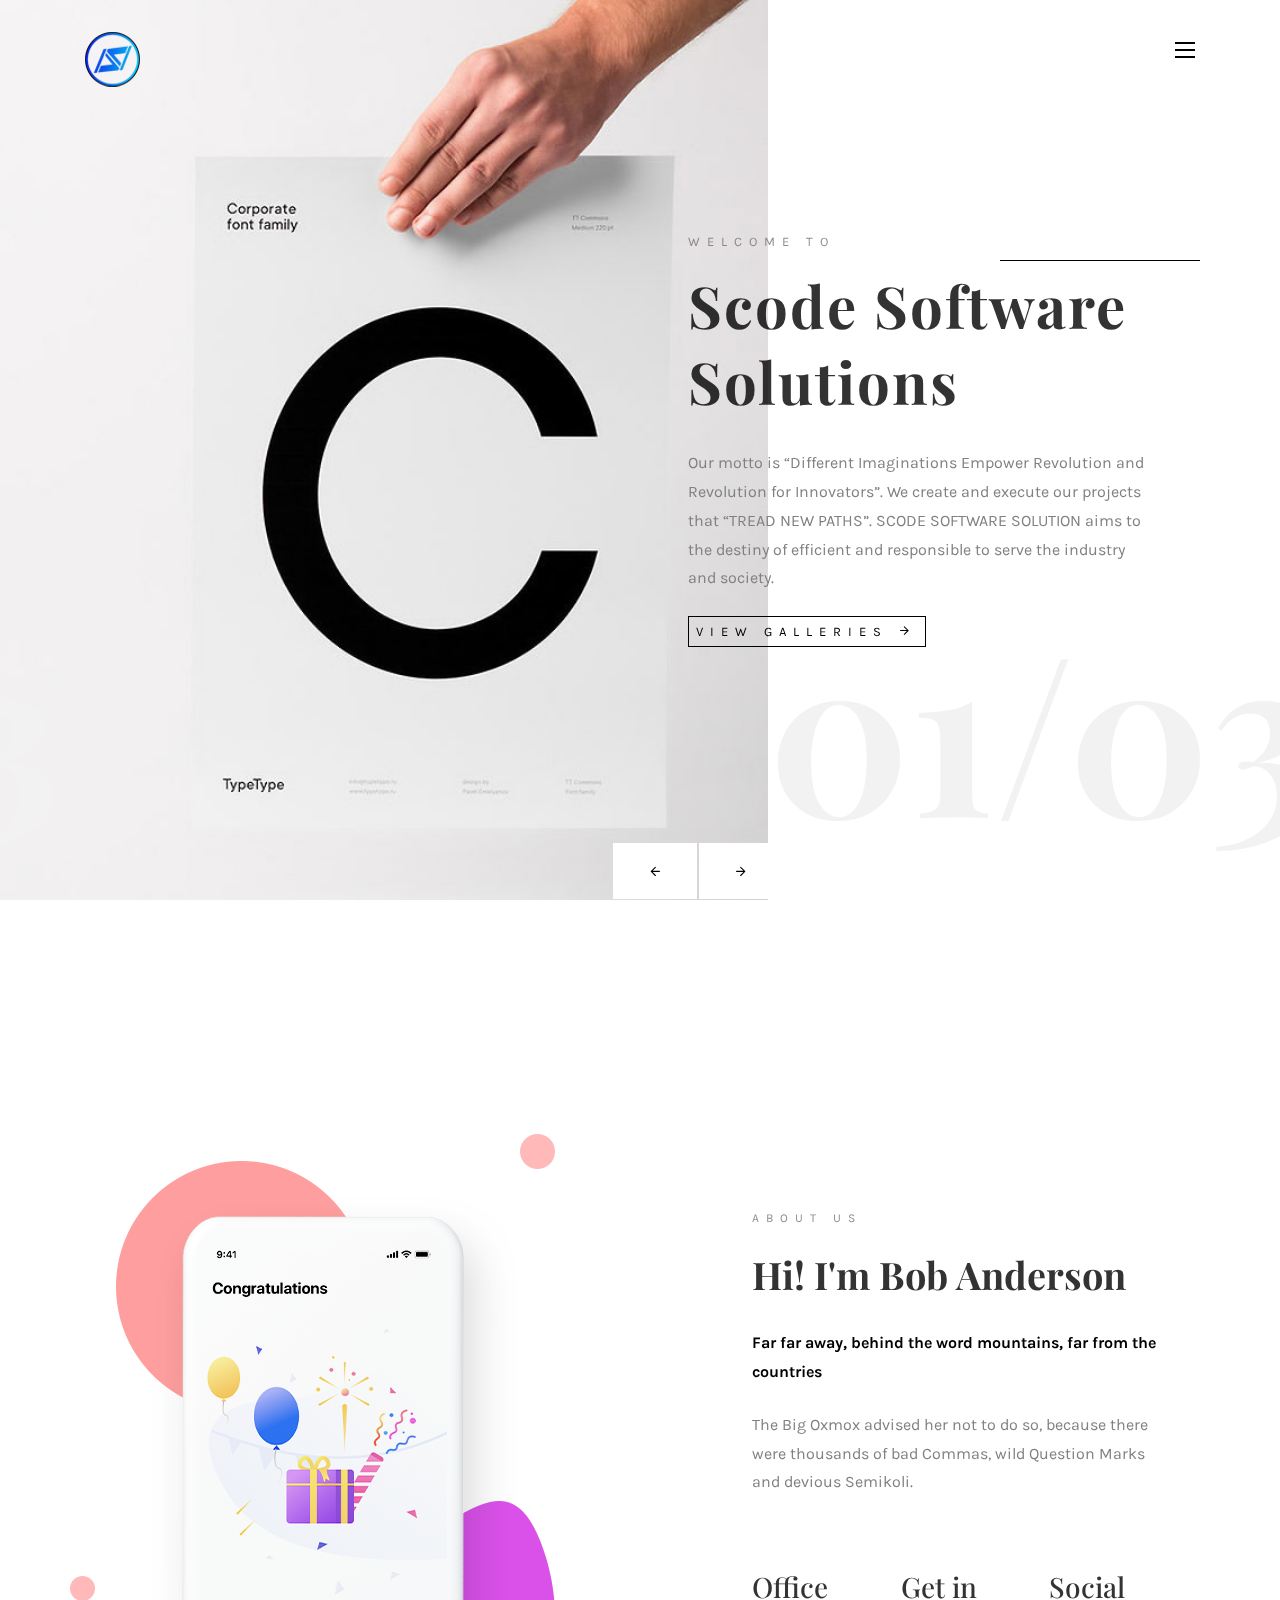
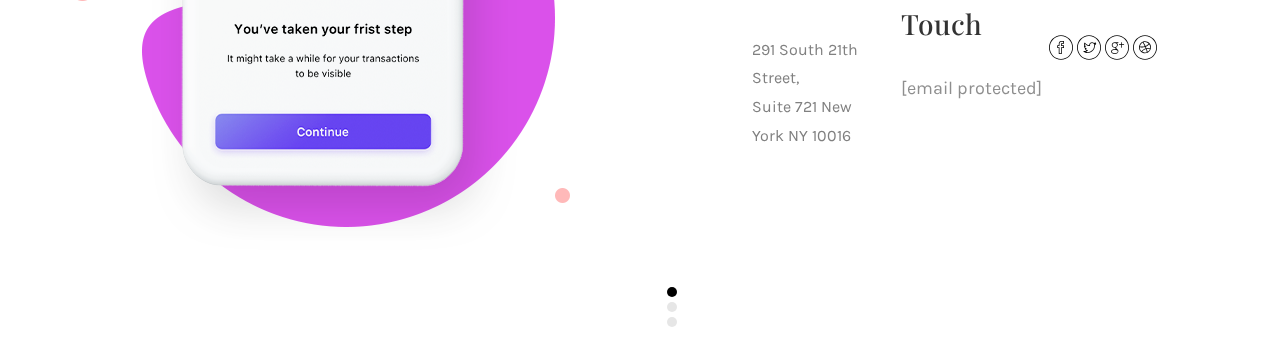
<file: index.html>
<!DOCTYPE HTML>
<html>
<head>
	<meta charset="utf-8">
	<meta http-equiv="X-UA-Compatible" content="IE=edge">
	<title>Scode Software Solutions</title>
	<meta name="viewport" content="width=device-width, initial-scale=1">
	<meta name="description" content="" />
	<meta name="keywords" content="" />
	<meta name="author" content="" />

	<meta property="og:title" content="" />
	<meta property="og:image" content="" />
	<meta property="og:url" content="" />
	<meta property="og:site_name" content="" />
	<meta property="og:description" content="" />
	<meta name="twitter:title" content="" />
	<meta name="twitter:image" content="" />
	<meta name="twitter:url" content="" />
	<meta name="twitter:card" content="" />

	<link rel="shortcut icon" href="favicon.ico">
	<link href="https://fonts.googleapis.com/css?family=Karla:400,700" rel="stylesheet">
	<link href="https://fonts.googleapis.com/css?family=Playfair+Display:400,400i,700" rel="stylesheet">
	<link rel="stylesheet" href="css/animate.css">
	<link rel="stylesheet" href="css/icomoon.css">
	<link rel="stylesheet" href="css/bootstrap.css">
	<link rel="stylesheet" href="css/owl.carousel.min.css">
	<link rel="stylesheet" href="css/owl.theme.default.min.css">
	<link rel="stylesheet" href="css/magnific-popup.css">
	<link rel="stylesheet" href="css/style.css">
	<link rel="stylesheet" href="css/custom.css">
	<script src="js/modernizr-2.6.2.min.js"></script>

</head>
	<body>
		<nav id="colorlib-main-nav" role="navigation">
			<a href="#" class="js-colorlib-nav-toggle colorlib-nav-toggle active"><i></i></a>
			<div class="js-fullheight colorlib-table">
				<div class="colorlib-table-cell js-fullheight">
					<div class="row">
						<div class="col-md-12">
							<div class="form-group">
							<input type="text" class="form-control" id="search" placeholder="Enter any key to search...">
							<button type="submit" class="btn btn-primary"><i class="icon-search3"></i></button>
							</div>
						</div>
					</div>
					<div class="row">
						<div class="col-md-12">
							<ul>
								<li class="active"><a href="index.html">Home</a></li>
								<li><a href="#">Work</a></li>
								<li><a href="#">Blog</a></li>
								<li><a href="#">About</a></li>
								<li><a href="#">Contact</a></li>
							</ul>
						</div>
					</div>
					<div class="row">
						<div class="col-md-12">
							<h2 class="head-title">Gallery</h2>
							<a href="images/work-1.jpg" class="gallery image-popup-link text-center" style="background-image: url(images/work-1.jpg);">
							<span><i class="icon-search3"></i></span>
							</a>
							<a href="images/work-2.jpg" class="gallery image-popup-link text-center" style="background-image: url(images/work-2.jpg);">
							<span><i class="icon-search3"></i></span>
							</a>
							<a href="images/work-3.jpg" class="gallery image-popup-link text-center" style="background-image: url(images/work-3.jpg);">
							<span><i class="icon-search3"></i></span>
							</a>
							<a href="images/work-4.jpg" class="gallery image-popup-link text-center" style="background-image: url(images/work-4.jpg);">
							<span><i class="icon-search3"></i></span>
							</a>
						</div>
					</div>
				</div>
			</div>
		</nav>
	<div id="colorlib-page">
		<header>
			<div class="container">
				<div class="row">
					<div class="col-md-12">
						<div class="colorlib-navbar-brand">
							<a class="colorlib-logo" href="index.html"><img src="images/logo.png"></a>
						</div>
							<a href="#" class="js-colorlib-nav-toggle colorlib-nav-toggle"><i></i></a>
					</div>
				</div>
			</div>
		</header>
		<div id="colorlib-hero" class="js-fullheight">
			<div class="owl-carousel">
				<div class="item">
					<div class="hero-flex js-fullheight">
						<div class="col-three-forth">
							<div class="hero-img js-fullheight" style="background-image: url(images/img_bg_1.jpg);"></div>
						</div>
						<div class="col-one-forth js-fullheight">
							<div class="display-t js-fullheight">
								<div class="display-tc js-fullheight">
									<h2 class="number">01/03</h2>
									<div class="text-inner">
										<div class="desc">
											<span class="tag">Welcome To</span>
											<h2>Scode Software Solutions</h2>
											<p>Our motto is “Different Imaginations Empower Revolution and Revolution for Innovators”. We create and execute our projects that “TREAD NEW PATHS”. SCODE SOFTWARE SOLUTION aims to the destiny of efficient and responsible to serve the industry and society.</p>
											<p><a href="work.html" class="btn-view">View Galleries <i class="icon-arrow-right3"></i></a></p>
										</div>
									</div>
								</div>
							</div>
						</div>
					</div>
				</div>
			<div class="item">
				<div class="hero-flex js-fullheight">
					<div class="col-three-forth">
						<div class="hero-img js-fullheight" style="background-image: url(images/img_bg_2.jpg);"></div>
					</div>
					<div class="col-one-forth js-fullheight">
						<div class="display-t js-fullheight">
							<div class="display-tc js-fullheight">
								<h2 class="number">02/03</h2>
								<div class="text-inner">
									<div class="desc">
										<span class="tag">Welcome To</span>
										<h2>Scode Software Solutions</h2>
										<p>Our motto is “Different Imaginations Empower Revolution and Revolution for Innovators”. We create and execute our projects that “TREAD NEW PATHS”. SCODE SOFTWARE SOLUTION aims to the destiny of efficient and responsible to serve the industry and society.</p>
										<p><a href="work.html" class="btn-view">View Galleries <i class="icon-arrow-right3"></i></a></p>
									</div>
								</div>
							</div>
						</div>
					</div>
				</div>
			</div>
			<div class="item">
				<div class="hero-flex js-fullheight">
					<div class="col-three-forth">
						<div class="hero-img js-fullheight" style="background-image: url(images/img_bg_3.jpg);"></div>
					</div>
					<div class="col-one-forth js-fullheight">
					<h2 class="number">03/03</h2>
					<div class="display-t js-fullheight">
						<div class="display-tc js-fullheight">
							<div class="text-inner">
								<div class="desc">
									<span class="tag">Welcome To</span>
									<h2>Scode Software Solutions</h2>
									<p>Our motto is “Different Imaginations Empower Revolution and Revolution for Innovators”. We create and execute our projects that “TREAD NEW PATHS”. SCODE SOFTWARE SOLUTION aims to the destiny of efficient and responsible to serve the industry and society.</p>
									<p><a href="work.html" class="btn-view">View Galleries <i class="icon-arrow-right3"></i></a></p>
								</div>
							</div>
						</div>
					</div>
					</div>
				</div>
			</div>
			</div>
		</div>
	</div>

<!-- ABOUT -->
<div id="colorlib-about">
	<div class="col-md-12 col-md-offset-2 text-center colorlib-heading animate-box fadeInUp animated">
		<h2 class="title-heading">About Us</h2>
	</div>
	<div class="about-flex js-fullheight">
		<div class="col-half js-full-height about-img" style="background-image: url(images/about.png);background-size: auto;"></div>
		<div class="col-half">
			<div class="owl-carousel3">
			<div class="item">
				<div class="display-t js-fullheight">
					<div class="display-tc js-fullheight">
						<div class="about-desc">
							<div class="row row-pb-md">
								<div class="col-md-12">
									<span class="title">About Us</span>
									<h2 class="about-head">Hi! I'm Bob Anderson</h2>
									<p><strong>Far far away, behind the word mountains, far from the countries</strong></p>
									<p>The Big Oxmox advised her not to do so, because there were thousands of bad Commas, wild Question Marks and devious Semikoli.</p>
								</div>
							</div>
							<div class="row">
								<div class="col-md-4">
									<h3>Office</h3>
									<p>291 South 21th Street, <br> Suite 721 New York NY 10016</p>
								</div>
								<div class="col-md-4">
									<h3>Get in Touch</h3>
									<p><a href="#"><span class="__cf_email__" data-cfemail="52303d30123b3c343d7c313d3f">[email&#160;protected]</span></a></p>
								</div>
								<div class="col-md-4">
									<h3>Social</h3>
									<p class="colorlib-social-icons">
									<a href="#"><i class="icon-facebook4"></i></a>
									<a href="#"><i class="icon-twitter3"></i></a>
									<a href="#"><i class="icon-googleplus"></i></a>
									<a href="#"><i class="icon-dribbble2"></i></a>
									</p>
								</div>
							</div>
						</div>
					</div>
				</div>
			</div>
			<div class="item">
				<div class="display-t js-fullheight">
					<div class="display-tc js-fullheight">
						<div class="about-desc">
							<div class="row row-pb-md">
								<div class="col-md-12">
								<span class="title">My Story</span>
								<h2 class="about-head">History of the Company</h2>
								<p><strong>Far far away, behind the word mountains, far from the countries Vokalia and Consonantia, there live the blind texts.</strong></p>
								<p>When she reached the first hills of the Italic Mountains, she had a last view back on the skyline of her hometown Bookmarksgrove, the headline of Alphabet Village and the subline of her own road, the Line Lane. Pityful a rethoric question ran over her cheek, then she continued her way.</p>
								</div>
							</div>
						</div>
					</div>
				</div>
			</div>
			<div class="item">
				<div class="display-t js-fullheight">
					<div class="display-tc js-fullheight">
						<div class="about-desc">
							<div class="row row-pb-md">
								<div class="col-md-12">
									<span class="title">Career</span>
										<h2 class="about-head">My Career</h2>
										<p>Far far away, behind the word mountains, far from the countries Vokalia and Consonantia, there live the blind texts.</p>
									<ul>
										<li><i class="icon-check"></i> The Big Oxmox advised her not to do so</li>
										<li><i class="icon-check"></i> When she reached the first hills of the Italic Mountains</li>
										<li><i class="icon-check"></i> Alphabet Village and the subline of her own road</li>
										<li><i class="icon-check"></i> Pityful a rethoric question ran over her cheek, then she continued her way.</li>
									</ul>
								</div>
							</div>
						</div>
					</div>
				</div>
			</div>
			</div>
		</div>
	</div>
</div>

<!-- ABOUT END -->

<section class="contact-section">
	<div class="say-something-aera" style="display: none;">
		<div class="container">
			<div class="row justify-content-between align-items-center">
				<div class="offset-xl-1 offset-lg-1 col-xl-5 col-lg-5 mt-120">
					<div class="say-something-cap">
						<h2>Say Hello To The Collaboration Hub.</h2>
					</div>
				</div>
				<div class="col-xl-2 col-lg-3">
					<div class="say-btn">
						<a href="#" class="btn radius-btn">Contact Us</a>
					</div>
				</div>
			</div>
		</div>
		<div class="say-shape">
			<img src="images/say-shape-left.webp" alt="" class="say-shape1 rotateme d-none d-xl-block">
			<img src="images/say-shape-right.webp" alt="" class="say-shape2 d-none d-lg-block">
		</div>
	</div>
</section>

		<script src="js/jquery.min.js"></script>
		<script src="js/jquery.easing.1.3.js"></script>
		<script src="js/bootstrap.min.js"></script>
		<script src="js/jquery.waypoints.min.js"></script>
		<script src="js/owl.carousel.min.js"></script>
		<script src="js/jquery.magnific-popup.min.js"></script>
		<script src="js/magnific-popup-options.js"></script>
		<script src="js/main.js"></script>
		<script async src="https://www.googletagmanager.com/gtag/js?id=UA-23581568-13"></script>
		<script>
		  window.dataLayer = window.dataLayer || [];
		  function gtag(){dataLayer.push(arguments);}
		  gtag('js', new Date());

		  gtag('config', 'UA-23581568-13');
		</script>
	</body>
</html>
</file>
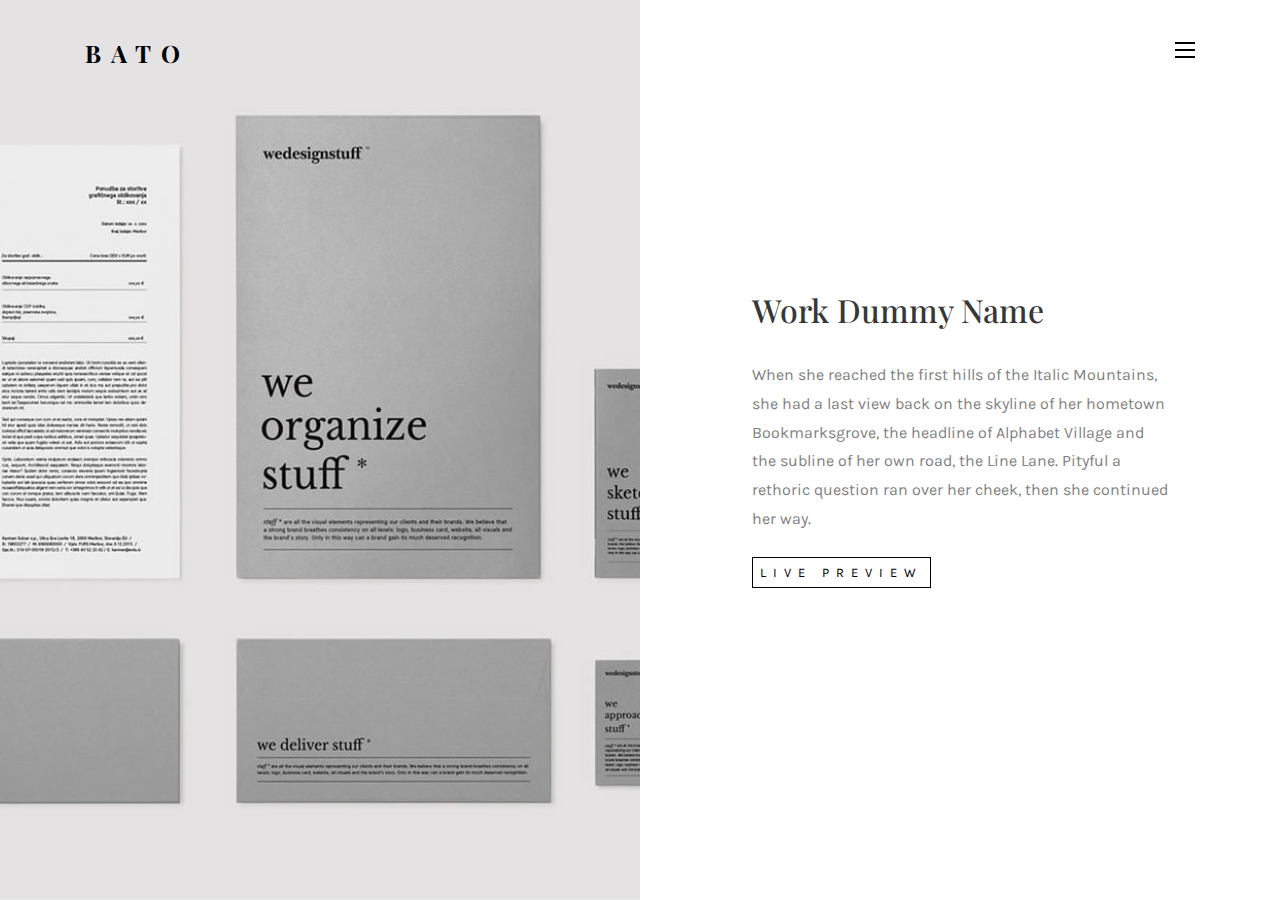
<file: work-single.html>
<!DOCTYPE HTML>
<html>
<head>
<meta charset="utf-8">
<meta http-equiv="X-UA-Compatible" content="IE=edge">
<title>Bato Template</title>
<meta name="viewport" content="width=device-width, initial-scale=1">
<meta name="description" content="" />
<meta name="keywords" content="" />
<meta name="author" content="" />

<meta property="og:title" content="" />
<meta property="og:image" content="" />
<meta property="og:url" content="" />
<meta property="og:site_name" content="" />
<meta property="og:description" content="" />
<meta name="twitter:title" content="" />
<meta name="twitter:image" content="" />
<meta name="twitter:url" content="" />
<meta name="twitter:card" content="" />

<link rel="shortcut icon" href="favicon.ico">
<link href="https://fonts.googleapis.com/css?family=Karla:400,700" rel="stylesheet">
<link href="https://fonts.googleapis.com/css?family=Playfair+Display:400,400i,700" rel="stylesheet">

<link rel="stylesheet" href="css/animate.css">

<link rel="stylesheet" href="css/icomoon.css">

<link rel="stylesheet" href="css/bootstrap.css">

<link rel="stylesheet" href="css/owl.carousel.min.css">
<link rel="stylesheet" href="css/owl.theme.default.min.css">

<link rel="stylesheet" href="css/magnific-popup.css">
<link rel="stylesheet" href="css/style.css">

<script src="js/modernizr-2.6.2.min.js"></script>

<!--[if lt IE 9]>
	<script src="js/respond.min.js"></script>
	<![endif]-->
</head>
<body>
<nav id="colorlib-main-nav" role="navigation">
<a href="#" class="js-colorlib-nav-toggle colorlib-nav-toggle active"><i></i></a>
<div class="js-fullheight colorlib-table">
<div class="colorlib-table-cell js-fullheight">
<div class="row">
<div class="col-md-12">
<div class="form-group">
<input type="text" class="form-control" id="search" placeholder="Enter any key to search...">
<button type="submit" class="btn btn-primary"><i class="icon-search3"></i></button>
</div>
</div>
</div>
<div class="row">
<div class="col-md-12">
<ul>
<li><a href="index.html">Home</a></li>
<li class="active"><a href="work.html">Work</a></li>
<li><a href="blog.html">Blog</a></li>
<li><a href="about.html">About</a></li>
<li><a href="contact.html">Contact</a></li>
</ul>
</div>
</div>
<div class="row">
<div class="col-md-12">
<h2 class="head-title">Gallery</h2>
<a href="images/work-1.jpg" class="gallery image-popup-link text-center" style="background-image: url(images/work-1.jpg);">
<span><i class="icon-search3"></i></span>
</a>
<a href="images/work-2.jpg" class="gallery image-popup-link text-center" style="background-image: url(images/work-2.jpg);">
<span><i class="icon-search3"></i></span>
</a>
<a href="images/work-3.jpg" class="gallery image-popup-link text-center" style="background-image: url(images/work-3.jpg);">
<span><i class="icon-search3"></i></span>
</a>
<a href="images/work-4.jpg" class="gallery image-popup-link text-center" style="background-image: url(images/work-4.jpg);">
<span><i class="icon-search3"></i></span>
</a>
</div>
</div>
</div>
</div>
</nav>
<div id="colorlib-page">
<header>
<div class="container">
<div class="row">
<div class="col-md-12">
<div class="colorlib-navbar-brand">
<a class="colorlib-logo" href="index.html">Bato</a>
</div>
<a href="#" class="js-colorlib-nav-toggle colorlib-nav-toggle"><i></i></a>
</div>
</div>
</div>
</header>
<div class="work-single-flex js-fullheight">
<div class="col-half js-full-height work-img" style="background-image: url(images/work-3.jpg);"></div>
<div class="col-half js-fullheight">
<div class="display-t js-fullheight">
<div class="display-tc js-fullheight">
<div class="work-desc">
<h2>Work Dummy Name</h2>
<p>When she reached the first hills of the Italic Mountains, she had a last view back on the skyline of her hometown Bookmarksgrove, the headline of Alphabet Village and the subline of her own road, the Line Lane. Pityful a rethoric question ran over her cheek, then she continued her way.</p>
<p><a href="#" class="btn-preview">Live Preview</a></p>
</div>
</div>
</div>
</div>
</div>
</div>

<script src="js/jquery.min.js"></script>

<script src="js/jquery.easing.1.3.js"></script>

<script src="js/bootstrap.min.js"></script>

<script src="js/jquery.waypoints.min.js"></script>

<script src="js/owl.carousel.min.js"></script>

<script src="js/jquery.magnific-popup.min.js"></script>
<script src="js/magnific-popup-options.js"></script>

<script src="js/main.js"></script>

<script async src="https://www.googletagmanager.com/gtag/js?id=UA-23581568-13"></script>
<script>
  window.dataLayer = window.dataLayer || [];
  function gtag(){dataLayer.push(arguments);}
  gtag('js', new Date());

  gtag('config', 'UA-23581568-13');
</script>
</body>
</html>
</file>
<file: css/icomoon.css>
@font-face{font-family:icomoon;src:url(fonts/icomoon.eot?tmere9);src:url(fonts/icomoon.eot?tmere9#iefix) format('embedded-opentype'),url(fonts/icomoon.ttf?tmere9) format('truetype'),url(fonts/icomoon.woff?tmere9) format('woff'),url(fonts/icomoon.svg?tmere9#icomoon) format('svg');font-weight:400;font-style:normal}[class^=icon-],[class*=" icon-"]{font-family:icomoon!important;speak:none;font-style:normal;font-weight:400;font-variant:normal;text-transform:none;line-height:1;-webkit-font-smoothing:antialiased;-moz-osx-font-smoothing:grayscale}.icon-activity:before{content:"\e900"}.icon-airplay:before{content:"\e901"}.icon-alert-circle:before{content:"\e902"}.icon-alert-octagon:before{content:"\e903"}.icon-alert-triangle:before{content:"\e904"}.icon-align-center:before{content:"\e905"}.icon-align-justify:before{content:"\e906"}.icon-align-left:before{content:"\e907"}.icon-align-right:before{content:"\e908"}.icon-anchor:before{content:"\e909"}.icon-aperture:before{content:"\e90a"}.icon-arrow-down3:before{content:"\e90b"}.icon-arrow-down-circle:before{content:"\e90c"}.icon-arrow-down-left3:before{content:"\e90d"}.icon-arrow-down-right3:before{content:"\e90e"}.icon-arrow-left3:before{content:"\e90f"}.icon-arrow-left-circle:before{content:"\e910"}.icon-arrow-right3:before{content:"\e911"}.icon-arrow-right-circle:before{content:"\e912"}.icon-arrow-up3:before{content:"\e913"}.icon-arrow-up-circle:before{content:"\e914"}.icon-arrow-up-left3:before{content:"\e915"}.icon-arrow-up-right3:before{content:"\e916"}.icon-at-sign:before{content:"\e917"}.icon-award:before{content:"\e918"}.icon-bar-chart:before{content:"\e919"}.icon-bar-chart-2:before{content:"\e91a"}.icon-battery:before{content:"\e91b"}.icon-battery-charging:before{content:"\e91c"}.icon-bell2:before{content:"\e91d"}.icon-bell-off:before{content:"\e91e"}.icon-bluetooth:before{content:"\e91f"}.icon-bold2:before{content:"\e920"}.icon-book2:before{content:"\e921"}.icon-book-open:before{content:"\e922"}.icon-bookmark2:before{content:"\e923"}.icon-box:before{content:"\e924"}.icon-briefcase2:before{content:"\e925"}.icon-calendar2:before{content:"\e926"}.icon-camera2:before{content:"\e927"}.icon-camera-off:before{content:"\e928"}.icon-cast:before{content:"\e929"}.icon-check:before{content:"\e92a"}.icon-check-circle:before{content:"\e92b"}.icon-check-square:before{content:"\e92c"}.icon-chevron-down:before{content:"\e92d"}.icon-chevron-left:before{content:"\e92e"}.icon-chevron-right:before{content:"\e92f"}.icon-chevron-up:before{content:"\e930"}.icon-chevrons-down:before{content:"\e931"}.icon-chevrons-left:before{content:"\e932"}.icon-chevrons-right:before{content:"\e933"}.icon-chevrons-up:before{content:"\e934"}.icon-chrome2:before{content:"\e935"}.icon-circle:before{content:"\e936"}.icon-clipboard2:before{content:"\e937"}.icon-clock3:before{content:"\e938"}.icon-cloud2:before{content:"\e939"}.icon-cloud-drizzle:before{content:"\e93a"}.icon-cloud-lightning:before{content:"\e93b"}.icon-cloud-off:before{content:"\e93c"}.icon-cloud-rain:before{content:"\e93d"}.icon-cloud-snow:before{content:"\e93e"}.icon-code:before{content:"\e93f"}.icon-codepen2:before{content:"\e940"}.icon-command2:before{content:"\e941"}.icon-compass3:before{content:"\e942"}.icon-copy2:before{content:"\e943"}.icon-corner-down-left:before{content:"\e944"}.icon-corner-down-right:before{content:"\e945"}.icon-corner-left-down:before{content:"\e946"}.icon-corner-left-up:before{content:"\e947"}.icon-corner-right-down:before{content:"\e948"}.icon-corner-right-up:before{content:"\e949"}.icon-corner-up-left:before{content:"\e94a"}.icon-corner-up-right:before{content:"\e94b"}.icon-cpu:before{content:"\e94c"}.icon-credit-card2:before{content:"\e94d"}.icon-crop2:before{content:"\e94e"}.icon-crosshair:before{content:"\e94f"}.icon-database2:before{content:"\e950"}.icon-delete:before{content:"\e951"}.icon-disc:before{content:"\e952"}.icon-dollar-sign:before{content:"\e953"}.icon-download4:before{content:"\e954"}.icon-download-cloud:before{content:"\e955"}.icon-droplet2:before{content:"\e956"}.icon-edit:before{content:"\e957"}.icon-edit-2:before{content:"\e958"}.icon-edit-3:before{content:"\e959"}.icon-external-link:before{content:"\e95a"}.icon-eye2:before{content:"\e95b"}.icon-eye-off:before{content:"\e95c"}.icon-facebook3:before{content:"\e95d"}.icon-fast-forward:before{content:"\e95e"}.icon-feather:before{content:"\e95f"}.icon-file:before{content:"\e960"}.icon-file-minus:before{content:"\e961"}.icon-file-plus:before{content:"\e962"}.icon-file-text3:before{content:"\e963"}.icon-film2:before{content:"\e964"}.icon-filter2:before{content:"\e965"}.icon-flag2:before{content:"\e966"}.icon-folder2:before{content:"\e967"}.icon-folder-minus2:before{content:"\e968"}.icon-folder-plus2:before{content:"\e969"}.icon-git-branch:before{content:"\e96a"}.icon-git-commit:before{content:"\e96b"}.icon-git-merge:before{content:"\e96c"}.icon-git-pull-request:before{content:"\e96d"}.icon-github2:before{content:"\e96e"}.icon-gitlab:before{content:"\e96f"}.icon-globe:before{content:"\e970"}.icon-grid:before{content:"\e971"}.icon-hard-drive:before{content:"\e972"}.icon-hash:before{content:"\e973"}.icon-headphones2:before{content:"\e974"}.icon-heart2:before{content:"\e975"}.icon-help-circle:before{content:"\e976"}.icon-home4:before{content:"\e977"}.icon-image2:before{content:"\e978"}.icon-inbox:before{content:"\e979"}.icon-info2:before{content:"\e97a"}.icon-instagram2:before{content:"\e97b"}.icon-italic2:before{content:"\e97c"}.icon-layers:before{content:"\e97d"}.icon-layout:before{content:"\e97e"}.icon-life-buoy:before{content:"\e97f"}.icon-link2:before{content:"\e980"}.icon-link-2:before{content:"\e981"}.icon-linkedin3:before{content:"\e982"}.icon-list3:before{content:"\e983"}.icon-loader:before{content:"\e984"}.icon-lock2:before{content:"\e985"}.icon-log-in:before{content:"\e986"}.icon-log-out:before{content:"\e987"}.icon-mail5:before{content:"\e988"}.icon-map3:before{content:"\e989"}.icon-map-pin:before{content:"\e98a"}.icon-maximize:before{content:"\e98b"}.icon-maximize-2:before{content:"\e98c"}.icon-menu5:before{content:"\e98d"}.icon-message-circle:before{content:"\e98e"}.icon-message-square:before{content:"\e98f"}.icon-mic2:before{content:"\e990"}.icon-mic-off:before{content:"\e991"}.icon-minimize:before{content:"\e992"}.icon-minimize-2:before{content:"\e993"}.icon-minus2:before{content:"\e994"}.icon-minus-circle:before{content:"\e995"}.icon-minus-square:before{content:"\e996"}.icon-monitor:before{content:"\e997"}.icon-moon:before{content:"\e998"}.icon-more-horizontal:before{content:"\e999"}.icon-more-vertical:before{content:"\e99a"}.icon-move:before{content:"\e99b"}.icon-music2:before{content:"\e99c"}.icon-navigation:before{content:"\e99d"}.icon-navigation-2:before{content:"\e99e"}.icon-octagon:before{content:"\e99f"}.icon-package:before{content:"\e9a0"}.icon-paperclip:before{content:"\e9a1"}.icon-pause3:before{content:"\e9a2"}.icon-pause-circle:before{content:"\e9a3"}.icon-percent:before{content:"\e9a4"}.icon-phone2:before{content:"\e9a5"}.icon-phone-call:before{content:"\e9a6"}.icon-phone-forwarded:before{content:"\e9a7"}.icon-phone-incoming:before{content:"\e9a8"}.icon-phone-missed:before{content:"\e9a9"}.icon-phone-off:before{content:"\e9aa"}.icon-phone-outgoing:before{content:"\e9ab"}.icon-pie-chart2:before{content:"\e9ac"}.icon-play4:before{content:"\e9ad"}.icon-play-circle:before{content:"\e9ae"}.icon-plus2:before{content:"\e9af"}.icon-plus-circle:before{content:"\e9b0"}.icon-plus-square:before{content:"\e9b1"}.icon-pocket:before{content:"\e9b2"}.icon-power2:before{content:"\e9b3"}.icon-printer2:before{content:"\e9b4"}.icon-radio:before{content:"\e9b5"}.icon-refresh-ccw:before{content:"\e9b6"}.icon-refresh-cw:before{content:"\e9b7"}.icon-repeat:before{content:"\e9b8"}.icon-rewind:before{content:"\e9b9"}.icon-rotate-ccw:before{content:"\e9ba"}.icon-rotate-cw:before{content:"\e9bb"}.icon-rss3:before{content:"\e9bc"}.icon-save:before{content:"\e9bd"}.icon-scissors2:before{content:"\e9be"}.icon-search2:before{content:"\e9bf"}.icon-send:before{content:"\e9c0"}.icon-server:before{content:"\e9c1"}.icon-settings:before{content:"\e9c2"}.icon-share3:before{content:"\e9c3"}.icon-share-2:before{content:"\e9c4"}.icon-shield2:before{content:"\e9c5"}.icon-shield-off:before{content:"\e9c6"}.icon-shopping-bag:before{content:"\e9c7"}.icon-shopping-cart:before{content:"\e9c8"}.icon-shuffle2:before{content:"\e9c9"}.icon-sidebar:before{content:"\e9ca"}.icon-skip-back:before{content:"\e9cb"}.icon-skip-forward:before{content:"\e9cc"}.icon-slack:before{content:"\e9cd"}.icon-slash:before{content:"\e9ce"}.icon-sliders:before{content:"\e9cf"}.icon-smartphone:before{content:"\e9d0"}.icon-speaker:before{content:"\e9d1"}.icon-square:before{content:"\e9d2"}.icon-star:before{content:"\e9d3"}.icon-stop-circle:before{content:"\e9d4"}.icon-sun2:before{content:"\e9d5"}.icon-sunrise:before{content:"\e9d6"}.icon-sunset:before{content:"\e9d7"}.icon-tablet2:before{content:"\e9d8"}.icon-tag:before{content:"\e9d9"}.icon-target2:before{content:"\e9da"}.icon-terminal2:before{content:"\e9db"}.icon-thermometer:before{content:"\e9dc"}.icon-thumbs-down:before{content:"\e9dd"}.icon-thumbs-up:before{content:"\e9de"}.icon-toggle-left:before{content:"\e9df"}.icon-toggle-right:before{content:"\e9e0"}.icon-trash:before{content:"\e9e1"}.icon-trash-2:before{content:"\e9e2"}.icon-trending-down:before{content:"\e9e3"}.icon-trending-up:before{content:"\e9e4"}.icon-triangle:before{content:"\e9e5"}.icon-truck2:before{content:"\e9e6"}.icon-tv2:before{content:"\e9e7"}.icon-twitter2:before{content:"\e9e8"}.icon-type:before{content:"\e9e9"}.icon-umbrella:before{content:"\e9ea"}.icon-underline2:before{content:"\e9eb"}.icon-unlock:before{content:"\e9ec"}.icon-upload4:before{content:"\e9ed"}.icon-upload-cloud:before{content:"\e9ee"}.icon-user2:before{content:"\e9ef"}.icon-user-check2:before{content:"\e9f0"}.icon-user-minus2:before{content:"\e9f1"}.icon-user-plus2:before{content:"\e9f2"}.icon-user-x:before{content:"\e9f3"}.icon-users2:before{content:"\e9f4"}.icon-video:before{content:"\e9f5"}.icon-video-off:before{content:"\e9f6"}.icon-voicemail:before{content:"\e9f7"}.icon-volume:before{content:"\e9f8"}.icon-volume-1:before{content:"\e9f9"}.icon-volume-2:before{content:"\e9fa"}.icon-volume-x:before{content:"\e9fb"}.icon-watch:before{content:"\e9fc"}.icon-wifi:before{content:"\e9fd"}.icon-wifi-off:before{content:"\e9fe"}.icon-wind:before{content:"\e9ff"}.icon-x:before{content:"\ea00"}.icon-x-circle:before{content:"\ea01"}.icon-x-square:before{content:"\ea02"}.icon-zap:before{content:"\ea03"}.icon-zap-off:before{content:"\ea04"}.icon-zoom-in2:before{content:"\ea05"}.icon-zoom-out2:before{content:"\ea06"}.icon-times:before{content:"\ea07"}.icon-tick:before{content:"\ea08"}.icon-plus3:before{content:"\ea09"}.icon-minus3:before{content:"\ea0a"}.icon-equals:before{content:"\ea0b"}.icon-divide:before{content:"\ea0c"}.icon-chevron-right2:before{content:"\ea0d"}.icon-chevron-left2:before{content:"\ea0e"}.icon-arrow-right-thick:before{content:"\ea0f"}.icon-arrow-left-thick:before{content:"\ea10"}.icon-th-small:before{content:"\ea11"}.icon-th-menu:before{content:"\ea12"}.icon-th-list:before{content:"\ea13"}.icon-th-large:before{content:"\ea14"}.icon-home5:before{content:"\ea15"}.icon-arrow-forward:before{content:"\ea16"}.icon-arrow-back:before{content:"\ea17"}.icon-rss4:before{content:"\ea18"}.icon-location3:before{content:"\ea19"}.icon-link3:before{content:"\ea1a"}.icon-image3:before{content:"\ea1b"}.icon-arrow-up-thick:before{content:"\ea1c"}.icon-arrow-down-thick:before{content:"\ea1d"}.icon-starburst:before{content:"\ea1e"}.icon-starburst-outline:before{content:"\ea1f"}.icon-star2:before{content:"\ea20"}.icon-flow-children:before{content:"\ea21"}.icon-export:before{content:"\ea22"}.icon-delete2:before{content:"\ea23"}.icon-delete-outline:before{content:"\ea24"}.icon-cloud-storage:before{content:"\ea25"}.icon-wi-fi:before{content:"\ea26"}.icon-heart3:before{content:"\ea27"}.icon-flash:before{content:"\ea28"}.icon-cancel:before{content:"\ea29"}.icon-backspace:before{content:"\ea2a"}.icon-attachment2:before{content:"\ea2b"}.icon-arrow-move:before{content:"\ea2c"}.icon-warning2:before{content:"\ea2d"}.icon-user3:before{content:"\ea2e"}.icon-radar:before{content:"\ea2f"}.icon-lock-open:before{content:"\ea30"}.icon-lock-closed:before{content:"\ea31"}.icon-location-arrow:before{content:"\ea32"}.icon-info3:before{content:"\ea33"}.icon-user-delete:before{content:"\ea34"}.icon-user-add:before{content:"\ea35"}.icon-media-pause:before{content:"\ea36"}.icon-group:before{content:"\ea37"}.icon-chart-pie:before{content:"\ea38"}.icon-chart-line:before{content:"\ea39"}.icon-chart-bar:before{content:"\ea3a"}.icon-chart-area:before{content:"\ea3b"}.icon-video2:before{content:"\ea3c"}.icon-point-of-interest:before{content:"\ea3d"}.icon-infinity:before{content:"\ea3e"}.icon-globe2:before{content:"\ea3f"}.icon-eye3:before{content:"\ea40"}.icon-cog2:before{content:"\ea41"}.icon-camera3:before{content:"\ea42"}.icon-upload5:before{content:"\ea43"}.icon-scissors3:before{content:"\ea44"}.icon-refresh:before{content:"\ea45"}.icon-pin:before{content:"\ea46"}.icon-key3:before{content:"\ea47"}.icon-info-large:before{content:"\ea48"}.icon-eject2:before{content:"\ea49"}.icon-download5:before{content:"\ea4a"}.icon-zoom:before{content:"\ea4b"}.icon-zoom-out3:before{content:"\ea4c"}.icon-zoom-in3:before{content:"\ea4d"}.icon-sort-numerically:before{content:"\ea4e"}.icon-sort-alphabetically:before{content:"\ea4f"}.icon-input-checked:before{content:"\ea50"}.icon-calender:before{content:"\ea51"}.icon-world:before{content:"\ea52"}.icon-notes:before{content:"\ea53"}.icon-code2:before{content:"\ea54"}.icon-arrow-sync:before{content:"\ea55"}.icon-arrow-shuffle:before{content:"\ea56"}.icon-arrow-repeat:before{content:"\ea57"}.icon-arrow-minimise:before{content:"\ea58"}.icon-arrow-maximise:before{content:"\ea59"}.icon-arrow-loop:before{content:"\ea5a"}.icon-anchor2:before{content:"\ea5b"}.icon-spanner:before{content:"\ea5c"}.icon-puzzle:before{content:"\ea5d"}.icon-power3:before{content:"\ea5e"}.icon-plane:before{content:"\ea5f"}.icon-pi:before{content:"\ea60"}.icon-phone3:before{content:"\ea61"}.icon-microphone:before{content:"\ea62"}.icon-media-rewind:before{content:"\ea63"}.icon-flag3:before{content:"\ea64"}.icon-adjust-brightness:before{content:"\ea65"}.icon-waves:before{content:"\ea66"}.icon-social-twitter:before{content:"\ea67"}.icon-social-facebook:before{content:"\ea68"}.icon-social-dribbble:before{content:"\ea69"}.icon-media-stop:before{content:"\ea6a"}.icon-media-record:before{content:"\ea6b"}.icon-media-play:before{content:"\ea6c"}.icon-media-fast-forward:before{content:"\ea6d"}.icon-media-eject:before{content:"\ea6e"}.icon-social-vimeo:before{content:"\ea6f"}.icon-social-tumbler:before{content:"\ea70"}.icon-social-skype:before{content:"\ea71"}.icon-social-pinterest:before{content:"\ea72"}.icon-social-linkedin:before{content:"\ea73"}.icon-social-last-fm:before{content:"\ea74"}.icon-social-github:before{content:"\ea75"}.icon-social-flickr:before{content:"\ea76"}.icon-at:before{content:"\ea77"}.icon-times-outline:before{content:"\ea78"}.icon-plus-outline:before{content:"\ea79"}.icon-minus-outline:before{content:"\ea7a"}.icon-tick-outline:before{content:"\ea7b"}.icon-th-large-outline:before{content:"\ea7c"}.icon-equals-outline:before{content:"\ea7d"}.icon-divide-outline:before{content:"\ea7e"}.icon-chevron-right-outline:before{content:"\ea7f"}.icon-chevron-left-outline:before{content:"\ea80"}.icon-arrow-right-outline:before{content:"\ea81"}.icon-arrow-left-outline:before{content:"\ea82"}.icon-th-small-outline:before{content:"\ea83"}.icon-th-menu-outline:before{content:"\ea84"}.icon-th-list-outline:before{content:"\ea85"}.icon-news:before{content:"\ea86"}.icon-home-outline:before{content:"\ea87"}.icon-arrow-up-outline:before{content:"\ea88"}.icon-arrow-forward-outline:before{content:"\ea89"}.icon-arrow-down-outline:before{content:"\ea8a"}.icon-arrow-back-outline:before{content:"\ea8b"}.icon-trash2:before{content:"\ea8c"}.icon-rss-outline:before{content:"\ea8d"}.icon-message:before{content:"\ea8e"}.icon-location-outline:before{content:"\ea8f"}.icon-link-outline:before{content:"\ea90"}.icon-image-outline:before{content:"\ea91"}.icon-export-outline:before{content:"\ea92"}.icon-cross2:before{content:"\ea93"}.icon-wi-fi-outline:before{content:"\ea94"}.icon-star-outline:before{content:"\ea95"}.icon-media-pause-outline:before{content:"\ea96"}.icon-mail6:before{content:"\ea97"}.icon-heart-outline:before{content:"\ea98"}.icon-flash-outline:before{content:"\ea99"}.icon-cancel-outline:before{content:"\ea9a"}.icon-beaker:before{content:"\ea9b"}.icon-arrow-move-outline:before{content:"\ea9c"}.icon-watch2:before{content:"\ea9d"}.icon-warning-outline:before{content:"\ea9e"}.icon-time:before{content:"\ea9f"}.icon-radar-outline:before{content:"\eaa0"}.icon-lock-open-outline:before{content:"\eaa1"}.icon-location-arrow-outline:before{content:"\eaa2"}.icon-info-outline:before{content:"\eaa3"}.icon-backspace-outline:before{content:"\eaa4"}.icon-attachment-outline:before{content:"\eaa5"}.icon-user-outline:before{content:"\eaa6"}.icon-user-delete-outline:before{content:"\eaa7"}.icon-user-add-outline:before{content:"\eaa8"}.icon-lock-closed-outline:before{content:"\eaa9"}.icon-group-outline:before{content:"\eaaa"}.icon-chart-pie-outline:before{content:"\eaab"}.icon-chart-line-outline:before{content:"\eaac"}.icon-chart-bar-outline:before{content:"\eaad"}.icon-chart-area-outline:before{content:"\eaae"}.icon-video-outline:before{content:"\eaaf"}.icon-point-of-interest-outline:before{content:"\eab0"}.icon-map4:before{content:"\eab1"}.icon-key-outline:before{content:"\eab2"}.icon-infinity-outline:before{content:"\eab3"}.icon-globe-outline:before{content:"\eab4"}.icon-eye-outline:before{content:"\eab5"}.icon-cog-outline:before{content:"\eab6"}.icon-camera-outline:before{content:"\eab7"}.icon-upload-outline:before{content:"\eab8"}.icon-support:before{content:"\eab9"}.icon-scissors-outline:before{content:"\eaba"}.icon-refresh-outline:before{content:"\eabb"}.icon-info-large-outline:before{content:"\eabc"}.icon-eject-outline:before{content:"\eabd"}.icon-download-outline:before{content:"\eabe"}.icon-battery-mid:before{content:"\eabf"}.icon-battery-low:before{content:"\eac0"}.icon-battery-high:before{content:"\eac1"}.icon-zoom-outline:before{content:"\eac2"}.icon-zoom-out-outline:before{content:"\eac3"}.icon-zoom-in-outline:before{content:"\eac4"}.icon-tag2:before{content:"\eac5"}.icon-tabs-outline:before{content:"\eac6"}.icon-pin-outline:before{content:"\eac7"}.icon-message-typing:before{content:"\eac8"}.icon-directions:before{content:"\eac9"}.icon-battery-full:before{content:"\eaca"}.icon-battery-charge:before{content:"\eacb"}.icon-pipette:before{content:"\eacc"}.icon-pencil3:before{content:"\eacd"}.icon-folder3:before{content:"\eace"}.icon-folder-delete:before{content:"\eacf"}.icon-folder-add:before{content:"\ead0"}.icon-edit2:before{content:"\ead1"}.icon-document:before{content:"\ead2"}.icon-document-delete:before{content:"\ead3"}.icon-document-add:before{content:"\ead4"}.icon-brush:before{content:"\ead5"}.icon-thumbs-up2:before{content:"\ead6"}.icon-thumbs-down2:before{content:"\ead7"}.icon-pen2:before{content:"\ead8"}.icon-sort-numerically-outline:before{content:"\ead9"}.icon-sort-alphabetically-outline:before{content:"\eada"}.icon-social-last-fm-circular:before{content:"\eadb"}.icon-social-github-circular:before{content:"\eadc"}.icon-compass4:before{content:"\eadd"}.icon-bookmark3:before{content:"\eade"}.icon-input-checked-outline:before{content:"\eadf"}.icon-code-outline:before{content:"\eae0"}.icon-calender-outline:before{content:"\eae1"}.icon-business-card:before{content:"\eae2"}.icon-arrow-up4:before{content:"\eae3"}.icon-arrow-sync-outline:before{content:"\eae4"}.icon-arrow-right4:before{content:"\eae5"}.icon-arrow-repeat-outline:before{content:"\eae6"}.icon-arrow-loop-outline:before{content:"\eae7"}.icon-arrow-left4:before{content:"\eae8"}.icon-flow-switch:before{content:"\eae9"}.icon-flow-parallel:before{content:"\eaea"}.icon-flow-merge:before{content:"\eaeb"}.icon-document-text:before{content:"\eaec"}.icon-clipboard3:before{content:"\eaed"}.icon-calculator2:before{content:"\eaee"}.icon-arrow-minimise-outline:before{content:"\eaef"}.icon-arrow-maximise-outline:before{content:"\eaf0"}.icon-arrow-down4:before{content:"\eaf1"}.icon-gift2:before{content:"\eaf2"}.icon-film3:before{content:"\eaf3"}.icon-database3:before{content:"\eaf4"}.icon-bell3:before{content:"\eaf5"}.icon-anchor-outline:before{content:"\eaf6"}.icon-adjust-contrast:before{content:"\eaf7"}.icon-world-outline:before{content:"\eaf8"}.icon-shopping-bag2:before{content:"\eaf9"}.icon-power-outline:before{content:"\eafa"}.icon-notes-outline:before{content:"\eafb"}.icon-device-tablet:before{content:"\eafc"}.icon-device-phone:before{content:"\eafd"}.icon-device-laptop:before{content:"\eafe"}.icon-device-desktop:before{content:"\eaff"}.icon-briefcase3:before{content:"\eb00"}.icon-stopwatch2:before{content:"\eb01"}.icon-spanner-outline:before{content:"\eb02"}.icon-puzzle-outline:before{content:"\eb03"}.icon-printer3:before{content:"\eb04"}.icon-pi-outline:before{content:"\eb05"}.icon-lightbulb:before{content:"\eb06"}.icon-flag-outline:before{content:"\eb07"}.icon-contacts:before{content:"\eb08"}.icon-archive:before{content:"\eb09"}.icon-weather-stormy:before{content:"\eb0a"}.icon-weather-shower:before{content:"\eb0b"}.icon-weather-partly-sunny:before{content:"\eb0c"}.icon-weather-downpour:before{content:"\eb0d"}.icon-weather-cloudy:before{content:"\eb0e"}.icon-plane-outline:before{content:"\eb0f"}.icon-phone-outline:before{content:"\eb10"}.icon-microphone-outline:before{content:"\eb11"}.icon-weather-windy:before{content:"\eb12"}.icon-weather-windy-cloudy:before{content:"\eb13"}.icon-weather-sunny:before{content:"\eb14"}.icon-weather-snow:before{content:"\eb15"}.icon-weather-night:before{content:"\eb16"}.icon-media-stop-outline:before{content:"\eb17"}.icon-media-rewind-outline:before{content:"\eb18"}.icon-media-record-outline:before{content:"\eb19"}.icon-media-play-outline:before{content:"\eb1a"}.icon-media-fast-forward-outline:before{content:"\eb1b"}.icon-media-eject-outline:before{content:"\eb1c"}.icon-wine:before{content:"\eb1d"}.icon-waves-outline:before{content:"\eb1e"}.icon-ticket2:before{content:"\eb1f"}.icon-tags:before{content:"\eb20"}.icon-plug:before{content:"\eb21"}.icon-headphones3:before{content:"\eb22"}.icon-credit-card3:before{content:"\eb23"}.icon-coffee:before{content:"\eb24"}.icon-book3:before{content:"\eb25"}.icon-beer:before{content:"\eb26"}.icon-volume2:before{content:"\eb27"}.icon-volume-up:before{content:"\eb28"}.icon-volume-mute3:before{content:"\eb29"}.icon-volume-down:before{content:"\eb2a"}.icon-social-vimeo-circular:before{content:"\eb2b"}.icon-social-twitter-circular:before{content:"\eb2c"}.icon-social-pinterest-circular:before{content:"\eb2d"}.icon-social-linkedin-circular:before{content:"\eb2e"}.icon-social-facebook-circular:before{content:"\eb2f"}.icon-social-dribbble-circular:before{content:"\eb30"}.icon-tree2:before{content:"\eb31"}.icon-thermometer2:before{content:"\eb32"}.icon-social-tumbler-circular:before{content:"\eb33"}.icon-social-skype-outline:before{content:"\eb34"}.icon-social-flickr-circular:before{content:"\eb35"}.icon-social-at-circular:before{content:"\eb36"}.icon-shopping-cart2:before{content:"\eb37"}.icon-messages:before{content:"\eb38"}.icon-leaf2:before{content:"\eb39"}.icon-feather2:before{content:"\eb3a"}.icon-box2:before{content:"\eb3b"}.icon-write:before{content:"\eb3c"}.icon-clock4:before{content:"\eb3d"}.icon-reply2:before{content:"\eb3e"}.icon-reply-all:before{content:"\eb3f"}.icon-forward4:before{content:"\eb40"}.icon-flag4:before{content:"\eb41"}.icon-search3:before{content:"\eb42"}.icon-trash3:before{content:"\eb43"}.icon-envelope:before{content:"\eb44"}.icon-bubble3:before{content:"\eb45"}.icon-bubbles5:before{content:"\eb46"}.icon-user4:before{content:"\eb47"}.icon-users3:before{content:"\eb48"}.icon-cloud3:before{content:"\eb49"}.icon-download6:before{content:"\eb4a"}.icon-upload6:before{content:"\eb4b"}.icon-rain:before{content:"\eb4c"}.icon-sun3:before{content:"\eb4d"}.icon-moon2:before{content:"\eb4e"}.icon-bell4:before{content:"\eb4f"}.icon-folder4:before{content:"\eb50"}.icon-pin2:before{content:"\eb51"}.icon-sound:before{content:"\eb52"}.icon-microphone2:before{content:"\eb53"}.icon-camera4:before{content:"\eb54"}.icon-image4:before{content:"\eb55"}.icon-cog3:before{content:"\eb56"}.icon-calendar3:before{content:"\eb57"}.icon-book4:before{content:"\eb58"}.icon-map-marker:before{content:"\eb59"}.icon-store:before{content:"\eb5a"}.icon-support2:before{content:"\eb5b"}.icon-tag3:before{content:"\eb5c"}.icon-heart4:before{content:"\eb5d"}.icon-video-camera2:before{content:"\eb5e"}.icon-trophy2:before{content:"\eb5f"}.icon-cart2:before{content:"\eb60"}.icon-eye4:before{content:"\eb61"}.icon-cancel2:before{content:"\eb62"}.icon-chart:before{content:"\eb63"}.icon-target3:before{content:"\eb64"}.icon-printer4:before{content:"\eb65"}.icon-location4:before{content:"\eb66"}.icon-bookmark4:before{content:"\eb67"}.icon-monitor2:before{content:"\eb68"}.icon-cross3:before{content:"\eb69"}.icon-plus4:before{content:"\eb6a"}.icon-left:before{content:"\eb6b"}.icon-up:before{content:"\eb6c"}.icon-browser:before{content:"\eb6d"}.icon-windows2:before{content:"\eb6e"}.icon-switch2:before{content:"\eb6f"}.icon-dashboard:before{content:"\eb70"}.icon-play5:before{content:"\eb71"}.icon-fast-forward2:before{content:"\eb72"}.icon-next3:before{content:"\eb73"}.icon-refresh2:before{content:"\eb74"}.icon-film4:before{content:"\eb75"}.icon-home6:before{content:"\eb76"}.icon-home:before{content:"\eb77"}.icon-home2:before{content:"\eb78"}.icon-home3:before{content:"\eb79"}.icon-office:before{content:"\eb7a"}.icon-newspaper:before{content:"\eb7b"}.icon-pencil:before{content:"\eb7c"}.icon-pencil2:before{content:"\eb7d"}.icon-quill:before{content:"\eb7e"}.icon-pen:before{content:"\eb7f"}.icon-blog:before{content:"\eb80"}.icon-eyedropper:before{content:"\eb81"}.icon-droplet:before{content:"\eb82"}.icon-paint-format:before{content:"\eb83"}.icon-image:before{content:"\eb84"}.icon-images:before{content:"\eb85"}.icon-camera:before{content:"\eb86"}.icon-headphones:before{content:"\eb87"}.icon-music:before{content:"\eb88"}.icon-play:before{content:"\eb89"}.icon-film:before{content:"\eb8a"}.icon-video-camera:before{content:"\eb8b"}.icon-dice:before{content:"\eb8c"}.icon-pacman:before{content:"\eb8d"}.icon-spades:before{content:"\eb8e"}.icon-clubs:before{content:"\eb8f"}.icon-diamonds:before{content:"\eb90"}.icon-bullhorn:before{content:"\eb91"}.icon-connection:before{content:"\eb92"}.icon-podcast:before{content:"\eb93"}.icon-feed:before{content:"\eb94"}.icon-mic:before{content:"\eb95"}.icon-book:before{content:"\eb96"}.icon-books:before{content:"\eb97"}.icon-library:before{content:"\eb98"}.icon-file-text:before{content:"\eb99"}.icon-profile:before{content:"\eb9a"}.icon-file-empty:before{content:"\eb9b"}.icon-files-empty:before{content:"\eb9c"}.icon-file-text2:before{content:"\eb9d"}.icon-file-picture:before{content:"\eb9e"}.icon-file-music:before{content:"\eb9f"}.icon-file-play:before{content:"\eba0"}.icon-file-video:before{content:"\eba1"}.icon-file-zip:before{content:"\eba2"}.icon-copy:before{content:"\eba3"}.icon-paste:before{content:"\eba4"}.icon-stack:before{content:"\eba5"}.icon-folder:before{content:"\eba6"}.icon-folder-open:before{content:"\eba7"}.icon-folder-plus:before{content:"\eba8"}.icon-folder-minus:before{content:"\eba9"}.icon-folder-download:before{content:"\ebaa"}.icon-folder-upload:before{content:"\ebab"}.icon-price-tag:before{content:"\ebac"}.icon-price-tags:before{content:"\ebad"}.icon-barcode:before{content:"\ebae"}.icon-qrcode:before{content:"\ebaf"}.icon-ticket:before{content:"\ebb0"}.icon-cart:before{content:"\ebb1"}.icon-coin-dollar:before{content:"\ebb2"}.icon-coin-euro:before{content:"\ebb3"}.icon-coin-pound:before{content:"\ebb4"}.icon-coin-yen:before{content:"\ebb5"}.icon-credit-card:before{content:"\ebb6"}.icon-calculator:before{content:"\ebb7"}.icon-lifebuoy:before{content:"\ebb8"}.icon-phone:before{content:"\ebb9"}.icon-phone-hang-up:before{content:"\ebba"}.icon-address-book:before{content:"\ebbb"}.icon-envelop:before{content:"\ebbc"}.icon-pushpin:before{content:"\ebbd"}.icon-location:before{content:"\ebbe"}.icon-location2:before{content:"\ebbf"}.icon-compass:before{content:"\ebc0"}.icon-compass2:before{content:"\ebc1"}.icon-map:before{content:"\ebc2"}.icon-map2:before{content:"\ebc3"}.icon-history:before{content:"\ebc4"}.icon-clock:before{content:"\ebc5"}.icon-clock2:before{content:"\ebc6"}.icon-alarm:before{content:"\ebc7"}.icon-bell:before{content:"\ebc8"}.icon-stopwatch:before{content:"\ebc9"}.icon-calendar:before{content:"\ebca"}.icon-printer:before{content:"\ebcb"}.icon-keyboard:before{content:"\ebcc"}.icon-display:before{content:"\ebcd"}.icon-laptop:before{content:"\ebce"}.icon-mobile:before{content:"\ebcf"}.icon-mobile2:before{content:"\ebd0"}.icon-tablet:before{content:"\ebd1"}.icon-tv:before{content:"\ebd2"}.icon-drawer:before{content:"\ebd3"}.icon-drawer2:before{content:"\ebd4"}.icon-box-add:before{content:"\ebd5"}.icon-box-remove:before{content:"\ebd6"}.icon-download:before{content:"\ebd7"}.icon-upload:before{content:"\ebd8"}.icon-floppy-disk:before{content:"\ebd9"}.icon-drive:before{content:"\ebda"}.icon-database:before{content:"\ebdb"}.icon-undo:before{content:"\ebdc"}.icon-redo:before{content:"\ebdd"}.icon-undo2:before{content:"\ebde"}.icon-redo2:before{content:"\ebdf"}.icon-forward:before{content:"\ebe0"}.icon-reply:before{content:"\ebe1"}.icon-bubble:before{content:"\ebe2"}.icon-bubbles:before{content:"\ebe3"}.icon-bubbles2:before{content:"\ebe4"}.icon-bubble2:before{content:"\ebe5"}.icon-bubbles3:before{content:"\ebe6"}.icon-bubbles4:before{content:"\ebe7"}.icon-user:before{content:"\ebe8"}.icon-users:before{content:"\ebe9"}.icon-user-plus:before{content:"\ebea"}.icon-user-minus:before{content:"\ebeb"}.icon-user-check:before{content:"\ebec"}.icon-user-tie:before{content:"\ebed"}.icon-quotes-left:before{content:"\ebee"}.icon-quotes-right:before{content:"\ebef"}.icon-hour-glass:before{content:"\ebf0"}.icon-spinner:before{content:"\ebf1"}.icon-spinner2:before{content:"\ebf2"}.icon-spinner3:before{content:"\ebf3"}.icon-spinner4:before{content:"\ebf4"}.icon-spinner5:before{content:"\ebf5"}.icon-spinner6:before{content:"\ebf6"}.icon-spinner7:before{content:"\ebf7"}.icon-spinner8:before{content:"\ebf8"}.icon-spinner9:before{content:"\ebf9"}.icon-spinner10:before{content:"\ebfa"}.icon-spinner11:before{content:"\ebfb"}.icon-binoculars:before{content:"\ebfc"}.icon-search:before{content:"\ebfd"}.icon-zoom-in:before{content:"\ebfe"}.icon-zoom-out:before{content:"\ebff"}.icon-enlarge:before{content:"\ec00"}.icon-shrink:before{content:"\ec01"}.icon-enlarge2:before{content:"\ec02"}.icon-shrink2:before{content:"\ec03"}.icon-key:before{content:"\ec04"}.icon-key2:before{content:"\ec05"}.icon-lock:before{content:"\ec06"}.icon-unlocked:before{content:"\ec07"}.icon-wrench:before{content:"\ec08"}.icon-equalizer:before{content:"\ec09"}.icon-equalizer2:before{content:"\ec0a"}.icon-cog:before{content:"\ec0b"}.icon-cogs:before{content:"\ec0c"}.icon-hammer:before{content:"\ec0d"}.icon-magic-wand:before{content:"\ec0e"}.icon-aid-kit:before{content:"\ec0f"}.icon-bug:before{content:"\ec10"}.icon-pie-chart:before{content:"\ec11"}.icon-stats-dots:before{content:"\ec12"}.icon-stats-bars:before{content:"\ec13"}.icon-stats-bars2:before{content:"\ec14"}.icon-trophy:before{content:"\ec15"}.icon-gift:before{content:"\ec16"}.icon-glass:before{content:"\ec17"}.icon-glass2:before{content:"\ec18"}.icon-mug:before{content:"\ec19"}.icon-spoon-knife:before{content:"\ec1a"}.icon-leaf:before{content:"\ec1b"}.icon-rocket:before{content:"\ec1c"}.icon-meter:before{content:"\ec1d"}.icon-meter2:before{content:"\ec1e"}.icon-hammer2:before{content:"\ec1f"}.icon-fire:before{content:"\ec20"}.icon-lab:before{content:"\ec21"}.icon-magnet:before{content:"\ec22"}.icon-bin:before{content:"\ec23"}.icon-bin2:before{content:"\ec24"}.icon-briefcase:before{content:"\ec25"}.icon-airplane:before{content:"\ec26"}.icon-truck:before{content:"\ec27"}.icon-road:before{content:"\ec28"}.icon-accessibility:before{content:"\ec29"}.icon-target:before{content:"\ec2a"}.icon-shield:before{content:"\ec2b"}.icon-power:before{content:"\ec2c"}.icon-switch:before{content:"\ec2d"}.icon-power-cord:before{content:"\ec2e"}.icon-clipboard:before{content:"\ec2f"}.icon-list-numbered:before{content:"\ec30"}.icon-list:before{content:"\ec31"}.icon-list2:before{content:"\ec32"}.icon-tree:before{content:"\ec33"}.icon-menu:before{content:"\ec34"}.icon-menu2:before{content:"\ec35"}.icon-menu3:before{content:"\ec36"}.icon-menu4:before{content:"\ec37"}.icon-cloud:before{content:"\ec38"}.icon-cloud-download:before{content:"\ec39"}.icon-cloud-upload:before{content:"\ec3a"}.icon-cloud-check:before{content:"\ec3b"}.icon-download2:before{content:"\ec3c"}.icon-upload2:before{content:"\ec3d"}.icon-download3:before{content:"\ec3e"}.icon-upload3:before{content:"\ec3f"}.icon-sphere:before{content:"\ec40"}.icon-earth:before{content:"\ec41"}.icon-link:before{content:"\ec42"}.icon-flag:before{content:"\ec43"}.icon-attachment:before{content:"\ec44"}.icon-eye:before{content:"\ec45"}.icon-eye-plus:before{content:"\ec46"}.icon-eye-minus:before{content:"\ec47"}.icon-eye-blocked:before{content:"\ec48"}.icon-bookmark:before{content:"\ec49"}.icon-bookmarks:before{content:"\ec4a"}.icon-sun:before{content:"\ec4b"}.icon-contrast:before{content:"\ec4c"}.icon-brightness-contrast:before{content:"\ec4d"}.icon-star-empty:before{content:"\ec4e"}.icon-star-half:before{content:"\ec4f"}.icon-star-full:before{content:"\ec50"}.icon-heart:before{content:"\ec51"}.icon-heart-broken:before{content:"\ec52"}.icon-man:before{content:"\ec53"}.icon-woman:before{content:"\ec54"}.icon-man-woman:before{content:"\ec55"}.icon-happy:before{content:"\ec56"}.icon-happy2:before{content:"\ec57"}.icon-smile:before{content:"\ec58"}.icon-smile2:before{content:"\ec59"}.icon-tongue:before{content:"\ec5a"}.icon-tongue2:before{content:"\ec5b"}.icon-sad:before{content:"\ec5c"}.icon-sad2:before{content:"\ec5d"}.icon-wink:before{content:"\ec5e"}.icon-wink2:before{content:"\ec5f"}.icon-grin:before{content:"\ec60"}.icon-grin2:before{content:"\ec61"}.icon-cool:before{content:"\ec62"}.icon-cool2:before{content:"\ec63"}.icon-angry:before{content:"\ec64"}.icon-angry2:before{content:"\ec65"}.icon-evil:before{content:"\ec66"}.icon-evil2:before{content:"\ec67"}.icon-shocked:before{content:"\ec68"}.icon-shocked2:before{content:"\ec69"}.icon-baffled:before{content:"\ec6a"}.icon-baffled2:before{content:"\ec6b"}.icon-confused:before{content:"\ec6c"}.icon-confused2:before{content:"\ec6d"}.icon-neutral:before{content:"\ec6e"}.icon-neutral2:before{content:"\ec6f"}.icon-hipster:before{content:"\ec70"}.icon-hipster2:before{content:"\ec71"}.icon-wondering:before{content:"\ec72"}.icon-wondering2:before{content:"\ec73"}.icon-sleepy:before{content:"\ec74"}.icon-sleepy2:before{content:"\ec75"}.icon-frustrated:before{content:"\ec76"}.icon-frustrated2:before{content:"\ec77"}.icon-crying:before{content:"\ec78"}.icon-crying2:before{content:"\ec79"}.icon-point-up:before{content:"\ec7a"}.icon-point-right:before{content:"\ec7b"}.icon-point-down:before{content:"\ec7c"}.icon-point-left:before{content:"\ec7d"}.icon-warning:before{content:"\ec7e"}.icon-notification:before{content:"\ec7f"}.icon-question:before{content:"\ec80"}.icon-plus:before{content:"\ec81"}.icon-minus:before{content:"\ec82"}.icon-info:before{content:"\ec83"}.icon-cancel-circle:before{content:"\ec84"}.icon-blocked:before{content:"\ec85"}.icon-cross:before{content:"\ec86"}.icon-checkmark:before{content:"\ec87"}.icon-checkmark2:before{content:"\ec88"}.icon-spell-check:before{content:"\ec89"}.icon-enter:before{content:"\ec8a"}.icon-exit:before{content:"\ec8b"}.icon-play2:before{content:"\ec8c"}.icon-pause:before{content:"\ec8d"}.icon-stop:before{content:"\ec8e"}.icon-previous:before{content:"\ec8f"}.icon-next:before{content:"\ec90"}.icon-backward:before{content:"\ec91"}.icon-forward2:before{content:"\ec92"}.icon-play3:before{content:"\ec93"}.icon-pause2:before{content:"\ec94"}.icon-stop2:before{content:"\ec95"}.icon-backward2:before{content:"\ec96"}.icon-forward3:before{content:"\ec97"}.icon-first:before{content:"\ec98"}.icon-last:before{content:"\ec99"}.icon-previous2:before{content:"\ec9a"}.icon-next2:before{content:"\ec9b"}.icon-eject:before{content:"\ec9c"}.icon-volume-high:before{content:"\ec9d"}.icon-volume-medium:before{content:"\ec9e"}.icon-volume-low:before{content:"\ec9f"}.icon-volume-mute:before{content:"\eca0"}.icon-volume-mute2:before{content:"\eca1"}.icon-volume-increase:before{content:"\eca2"}.icon-volume-decrease:before{content:"\eca3"}.icon-loop:before{content:"\eca4"}.icon-loop2:before{content:"\eca5"}.icon-infinite:before{content:"\eca6"}.icon-shuffle:before{content:"\eca7"}.icon-arrow-up-left:before{content:"\eca8"}.icon-arrow-up:before{content:"\eca9"}.icon-arrow-up-right:before{content:"\ecaa"}.icon-arrow-right:before{content:"\ecab"}.icon-arrow-down-right:before{content:"\ecac"}.icon-arrow-down:before{content:"\ecad"}.icon-arrow-down-left:before{content:"\ecae"}.icon-arrow-left:before{content:"\ecaf"}.icon-arrow-up-left2:before{content:"\ecb0"}.icon-arrow-up2:before{content:"\ecb1"}.icon-arrow-up-right2:before{content:"\ecb2"}.icon-arrow-right2:before{content:"\ecb3"}.icon-arrow-down-right2:before{content:"\ecb4"}.icon-arrow-down2:before{content:"\ecb5"}.icon-arrow-down-left2:before{content:"\ecb6"}.icon-arrow-left2:before{content:"\ecb7"}.icon-circle-up:before{content:"\ecb8"}.icon-circle-right:before{content:"\ecb9"}.icon-circle-down:before{content:"\ecba"}.icon-circle-left:before{content:"\ecbb"}.icon-tab:before{content:"\ecbc"}.icon-move-up:before{content:"\ecbd"}.icon-move-down:before{content:"\ecbe"}.icon-sort-alpha-asc:before{content:"\ecbf"}.icon-sort-alpha-desc:before{content:"\ecc0"}.icon-sort-numeric-asc:before{content:"\ecc1"}.icon-sort-numberic-desc:before{content:"\ecc2"}.icon-sort-amount-asc:before{content:"\ecc3"}.icon-sort-amount-desc:before{content:"\ecc4"}.icon-command:before{content:"\ecc5"}.icon-shift:before{content:"\ecc6"}.icon-ctrl:before{content:"\ecc7"}.icon-opt:before{content:"\ecc8"}.icon-checkbox-checked:before{content:"\ecc9"}.icon-checkbox-unchecked:before{content:"\ecca"}.icon-radio-checked:before{content:"\eccb"}.icon-radio-checked2:before{content:"\eccc"}.icon-radio-unchecked:before{content:"\eccd"}.icon-crop:before{content:"\ecce"}.icon-make-group:before{content:"\eccf"}.icon-ungroup:before{content:"\ecd0"}.icon-scissors:before{content:"\ecd1"}.icon-filter:before{content:"\ecd2"}.icon-font:before{content:"\ecd3"}.icon-ligature:before{content:"\ecd4"}.icon-ligature2:before{content:"\ecd5"}.icon-text-height:before{content:"\ecd6"}.icon-text-width:before{content:"\ecd7"}.icon-font-size:before{content:"\ecd8"}.icon-bold:before{content:"\ecd9"}.icon-underline:before{content:"\ecda"}.icon-italic:before{content:"\ecdb"}.icon-strikethrough:before{content:"\ecdc"}.icon-omega:before{content:"\ecdd"}.icon-sigma:before{content:"\ecde"}.icon-page-break:before{content:"\ecdf"}.icon-superscript:before{content:"\ece0"}.icon-subscript:before{content:"\ece1"}.icon-superscript2:before{content:"\ece2"}.icon-subscript2:before{content:"\ece3"}.icon-text-color:before{content:"\ece4"}.icon-pagebreak:before{content:"\ece5"}.icon-clear-formatting:before{content:"\ece6"}.icon-table:before{content:"\ece7"}.icon-table2:before{content:"\ece8"}.icon-insert-template:before{content:"\ece9"}.icon-pilcrow:before{content:"\ecea"}.icon-ltr:before{content:"\eceb"}.icon-rtl:before{content:"\ecec"}.icon-section:before{content:"\eced"}.icon-paragraph-left:before{content:"\ecee"}.icon-paragraph-center:before{content:"\ecef"}.icon-paragraph-right:before{content:"\ecf0"}.icon-paragraph-justify:before{content:"\ecf1"}.icon-indent-increase:before{content:"\ecf2"}.icon-indent-decrease:before{content:"\ecf3"}.icon-share:before{content:"\ecf4"}.icon-new-tab:before{content:"\ecf5"}.icon-embed:before{content:"\ecf6"}.icon-embed2:before{content:"\ecf7"}.icon-terminal:before{content:"\ecf8"}.icon-share2:before{content:"\ecf9"}.icon-mail:before{content:"\ecfa"}.icon-mail2:before{content:"\ecfb"}.icon-mail3:before{content:"\ecfc"}.icon-mail4:before{content:"\ecfd"}.icon-amazon:before{content:"\ecfe"}.icon-google:before{content:"\ecff"}.icon-google2:before{content:"\ed00"}.icon-google3:before{content:"\ed01"}.icon-google-plus:before{content:"\ed02"}.icon-google-plus2:before{content:"\ed03"}.icon-google-plus3:before{content:"\ed04"}.icon-hangouts:before{content:"\ed05"}.icon-google-drive:before{content:"\ed06"}.icon-facebook:before{content:"\ed07"}.icon-facebook2:before{content:"\ed08"}.icon-instagram:before{content:"\ed09"}.icon-whatsapp:before{content:"\ed0a"}.icon-spotify:before{content:"\ed0b"}.icon-telegram:before{content:"\ed0c"}.icon-twitter:before{content:"\ed0d"}.icon-vine:before{content:"\ed0e"}.icon-vk:before{content:"\ed0f"}.icon-renren:before{content:"\ed10"}.icon-sina-weibo:before{content:"\ed11"}.icon-rss:before{content:"\ed12"}.icon-rss2:before{content:"\ed13"}.icon-youtube:before{content:"\ed14"}.icon-youtube2:before{content:"\ed15"}.icon-twitch:before{content:"\ed16"}.icon-vimeo:before{content:"\ed17"}.icon-vimeo2:before{content:"\ed18"}.icon-lanyrd:before{content:"\ed19"}.icon-flickr:before{content:"\ed1a"}.icon-flickr2:before{content:"\ed1b"}.icon-flickr3:before{content:"\ed1c"}.icon-flickr4:before{content:"\ed1d"}.icon-dribbble:before{content:"\ed1e"}.icon-behance:before{content:"\ed1f"}.icon-behance2:before{content:"\ed20"}.icon-deviantart:before{content:"\ed21"}.icon-500px:before{content:"\ed22"}.icon-steam:before{content:"\ed23"}.icon-steam2:before{content:"\ed24"}.icon-dropbox:before{content:"\ed25"}.icon-onedrive:before{content:"\ed26"}.icon-github:before{content:"\ed27"}.icon-npm:before{content:"\ed28"}.icon-basecamp:before{content:"\ed29"}.icon-trello:before{content:"\ed2a"}.icon-wordpress:before{content:"\ed2b"}.icon-joomla:before{content:"\ed2c"}.icon-ello:before{content:"\ed2d"}.icon-blogger:before{content:"\ed2e"}.icon-blogger2:before{content:"\ed2f"}.icon-tumblr:before{content:"\ed30"}.icon-tumblr2:before{content:"\ed31"}.icon-yahoo:before{content:"\ed32"}.icon-yahoo2:before{content:"\ed33"}.icon-tux:before{content:"\ed34"}.icon-appleinc:before{content:"\ed35"}.icon-finder:before{content:"\ed36"}.icon-android:before{content:"\ed37"}.icon-windows:before{content:"\ed38"}.icon-windows8:before{content:"\ed39"}.icon-soundcloud:before{content:"\ed3a"}.icon-soundcloud2:before{content:"\ed3b"}.icon-skype:before{content:"\ed3c"}.icon-reddit:before{content:"\ed3d"}.icon-hackernews:before{content:"\ed3e"}.icon-wikipedia:before{content:"\ed3f"}.icon-linkedin:before{content:"\ed40"}.icon-linkedin2:before{content:"\ed41"}.icon-lastfm:before{content:"\ed42"}.icon-lastfm2:before{content:"\ed43"}.icon-delicious:before{content:"\ed44"}.icon-stumbleupon:before{content:"\ed45"}.icon-stumbleupon2:before{content:"\ed46"}.icon-stackoverflow:before{content:"\ed47"}.icon-pinterest:before{content:"\ed48"}.icon-pinterest2:before{content:"\ed49"}.icon-xing:before{content:"\ed4a"}.icon-xing2:before{content:"\ed4b"}.icon-flattr:before{content:"\ed4c"}.icon-foursquare:before{content:"\ed4d"}.icon-yelp:before{content:"\ed4e"}.icon-paypal:before{content:"\ed4f"}.icon-chrome:before{content:"\ed50"}.icon-firefox:before{content:"\ed51"}.icon-IE:before{content:"\ed52"}.icon-edge:before{content:"\ed53"}.icon-safari:before{content:"\ed54"}.icon-opera:before{content:"\ed55"}.icon-file-pdf:before{content:"\ed56"}.icon-file-openoffice:before{content:"\ed57"}.icon-file-word:before{content:"\ed58"}.icon-file-excel:before{content:"\ed59"}.icon-libreoffice:before{content:"\ed5a"}.icon-html-five:before{content:"\ed5b"}.icon-html-five2:before{content:"\ed5c"}.icon-css3:before{content:"\ed5d"}.icon-git:before{content:"\ed5e"}.icon-codepen:before{content:"\ed5f"}.icon-svg:before{content:"\ed60"}.icon-IcoMoon:before{content:"\ed61"}.icon-mobile3:before{content:"\e000"}.icon-laptop2:before{content:"\e001"}.icon-desktop:before{content:"\e002"}.icon-tablet3:before{content:"\e003"}.icon-phone4:before{content:"\e004"}.icon-document2:before{content:"\e005"}.icon-documents:before{content:"\e006"}.icon-search4:before{content:"\e007"}.icon-clipboard4:before{content:"\e008"}.icon-newspaper2:before{content:"\e009"}.icon-notebook:before{content:"\e00a"}.icon-book-open2:before{content:"\e00b"}.icon-browser2:before{content:"\e00c"}.icon-calendar4:before{content:"\e00d"}.icon-presentation:before{content:"\e00e"}.icon-picture:before{content:"\e00f"}.icon-pictures:before{content:"\e010"}.icon-video3:before{content:"\e011"}.icon-camera5:before{content:"\e012"}.icon-printer5:before{content:"\e013"}.icon-toolbox:before{content:"\e014"}.icon-briefcase4:before{content:"\e015"}.icon-wallet:before{content:"\e016"}.icon-gift3:before{content:"\e017"}.icon-bargraph:before{content:"\e018"}.icon-grid2:before{content:"\e019"}.icon-expand:before{content:"\e01a"}.icon-focus:before{content:"\e01b"}.icon-edit3:before{content:"\e01c"}.icon-adjustments:before{content:"\e01d"}.icon-ribbon:before{content:"\e01e"}.icon-hourglass:before{content:"\e01f"}.icon-lock3:before{content:"\e020"}.icon-megaphone:before{content:"\e021"}.icon-shield3:before{content:"\e022"}.icon-trophy3:before{content:"\e023"}.icon-flag5:before{content:"\e024"}.icon-map5:before{content:"\e025"}.icon-puzzle2:before{content:"\e026"}.icon-basket:before{content:"\e027"}.icon-envelope2:before{content:"\e028"}.icon-streetsign:before{content:"\e029"}.icon-telescope:before{content:"\e02a"}.icon-gears:before{content:"\e02b"}.icon-key4:before{content:"\e02c"}.icon-paperclip2:before{content:"\e02d"}.icon-attachment3:before{content:"\e02e"}.icon-pricetags:before{content:"\e02f"}.icon-lightbulb2:before{content:"\e030"}.icon-layers2:before{content:"\e031"}.icon-pencil4:before{content:"\e032"}.icon-tools:before{content:"\e033"}.icon-tools-2:before{content:"\e034"}.icon-scissors4:before{content:"\e035"}.icon-paintbrush:before{content:"\e036"}.icon-magnifying-glass:before{content:"\e037"}.icon-circle-compass:before{content:"\e038"}.icon-linegraph:before{content:"\e039"}.icon-mic3:before{content:"\e03a"}.icon-strategy:before{content:"\e03b"}.icon-beaker2:before{content:"\e03c"}.icon-caution:before{content:"\e03d"}.icon-recycle:before{content:"\e03e"}.icon-anchor3:before{content:"\e03f"}.icon-profile-male:before{content:"\e040"}.icon-profile-female:before{content:"\e041"}.icon-bike:before{content:"\e042"}.icon-wine2:before{content:"\e043"}.icon-hotairballoon:before{content:"\e044"}.icon-globe3:before{content:"\e045"}.icon-genius:before{content:"\e046"}.icon-map-pin2:before{content:"\e047"}.icon-dial:before{content:"\e048"}.icon-chat:before{content:"\e049"}.icon-heart5:before{content:"\e04a"}.icon-cloud4:before{content:"\e04b"}.icon-upload7:before{content:"\e04c"}.icon-download7:before{content:"\e04d"}.icon-target4:before{content:"\e04e"}.icon-hazardous:before{content:"\e04f"}.icon-piechart:before{content:"\e050"}.icon-speedometer:before{content:"\e051"}.icon-global:before{content:"\e052"}.icon-compass5:before{content:"\e053"}.icon-lifesaver:before{content:"\e054"}.icon-clock5:before{content:"\e055"}.icon-aperture2:before{content:"\e056"}.icon-quote:before{content:"\e057"}.icon-scope:before{content:"\e058"}.icon-alarmclock:before{content:"\e059"}.icon-refresh3:before{content:"\e05a"}.icon-happy3:before{content:"\e05b"}.icon-sad3:before{content:"\e05c"}.icon-facebook4:before{content:"\e05d"}.icon-twitter3:before{content:"\e05e"}.icon-googleplus:before{content:"\e05f"}.icon-rss5:before{content:"\e060"}.icon-tumblr3:before{content:"\e061"}.icon-linkedin4:before{content:"\e062"}.icon-dribbble2:before{content:"\e063"}.icon-heart6:before{content:"\ed62"}.icon-cloud5:before{content:"\ed63"}.icon-star3:before{content:"\ed64"}.icon-tv3:before{content:"\ed65"}.icon-sound2:before{content:"\ed66"}.icon-video4:before{content:"\ed67"}.icon-trash4:before{content:"\ed68"}.icon-user5:before{content:"\ed69"}.icon-key5:before{content:"\ed6a"}.icon-search5:before{content:"\ed6b"}.icon-settings2:before{content:"\ed6c"}.icon-camera6:before{content:"\ed6d"}.icon-tag4:before{content:"\ed6e"}.icon-lock4:before{content:"\ed6f"}.icon-bulb:before{content:"\ed70"}.icon-pen3:before{content:"\ed71"}.icon-diamond:before{content:"\ed72"}.icon-display2:before{content:"\ed73"}.icon-location5:before{content:"\ed74"}.icon-eye5:before{content:"\ed75"}.icon-bubble4:before{content:"\ed76"}.icon-stack2:before{content:"\ed77"}.icon-cup:before{content:"\ed78"}.icon-phone5:before{content:"\ed79"}.icon-news2:before{content:"\ed7a"}.icon-mail7:before{content:"\ed7b"}.icon-like:before{content:"\ed7c"}.icon-photo:before{content:"\ed7d"}.icon-note:before{content:"\ed7e"}.icon-clock6:before{content:"\ed7f"}.icon-paperplane:before{content:"\ed80"}.icon-params:before{content:"\ed81"}.icon-banknote:before{content:"\ed82"}.icon-data:before{content:"\ed83"}.icon-music3:before{content:"\ed84"}.icon-megaphone2:before{content:"\ed85"}.icon-study:before{content:"\ed86"}.icon-lab2:before{content:"\ed87"}.icon-food:before{content:"\ed88"}.icon-t-shirt:before{content:"\ed89"}.icon-fire2:before{content:"\ed8a"}.icon-clip:before{content:"\ed8b"}.icon-shop:before{content:"\ed8c"}.icon-calendar5:before{content:"\ed8d"}.icon-wallet2:before{content:"\ed8e"}.icon-vynil:before{content:"\ed8f"}.icon-truck3:before{content:"\ed90"}.icon-world2:before{content:"\ed91"}
</file>
<file: css/style.css>
@font-face{font-family:icomoon;src:url(../fonts/icomoon/icomoon.eot?srf3rx);src:url(../fonts/icomoon/icomoon.eot?srf3rx#iefix) format("embedded-opentype"),url(../fonts/icomoon/icomoon.ttf?srf3rx) format("truetype"),url(../fonts/icomoon/icomoon.woff?srf3rx) format("woff"),url(../fonts/icomoon/icomoon.svg?srf3rx#icomoon) format("svg");font-weight:400;font-style:normal}body{font-family:karla,Arial,sans-serif;line-height:1.8;font-size:16px;font-weight:400;background:#fff;color:gray}body.menu-show{overflow:hidden;position:fixed;height:100%;width:100%}#colorlib-wrapper{height:100%;width:100%;overflow:hidden}#colorlib-wrapper>div{width:100%;height:100%;overflow-y:hidden}a{color:#f9ce00;-webkit-transition:.5s;-o-transition:.5s;transition:.5s}a:hover{text-decoration:underline;color:#f9ce00}a:focus,a:active{outline:none}p,span{margin-bottom:1.5em;font-weight:400;font-family:karla,Arial,sans-serif}ul,ol{display:block;margin-bottom:1.5em}span{font-size:18px;color:rgba(114,114,114,.8)}h1,h2,h3,h4,h5,h6{color:rgba(0,0,0,.8);font-family:playfair display,Georgia,serif;margin:0 0 30px;line-height:1.3}::-webkit-selection{color:#fcfcfc;background:#b7c2c2}::-moz-selection{color:#fcfcfc;background:#b7c2c2}::selection{color:#fcfcfc;background:#b7c2c2}#colorlib-page{position:relative;-webkit-transition:all .8s cubic-bezier(.175,.885,.32,1.275);-moz-transition:all .8s cubic-bezier(.175,.885,.32,1.275);-ms-transition:all .8s cubic-bezier(.175,.885,.32,1.275);-o-transition:all .8s cubic-bezier(.175,.885,.32,1.275);transition:all .8s cubic-bezier(.175,.885,.32,1.275);-webkit-transform:scale(1);-moz-transform:scale(1);-ms-transform:scale(1);-o-transform:scale(1);transform:scale(1)}.menu-show #colorlib-page{-webkit-transform:scale(1.1);-moz-transform:scale(1.1);-ms-transform:scale(1.1);-o-transform:scale(1.1);transform:scale(1.1);position:relative}.menu-show #colorlib-page:after{position:absolute;top:0;bottom:0;left:0;right:0;content:'';background:rgba(0,0,0,.4);z-index:3}@media screen and (max-width:768px){#colorlib-page{padding-top:5em}}#colorlib-main-nav{position:absolute;top:0;bottom:0;right:0;padding:4em 40px 40px;width:360px;height:100%;background:#fff;z-index:1002;text-align:center;visibility:hidden;opacity:0;-webkit-transition:all .8s cubic-bezier(.175,.885,.32,1.275);-moz-transition:all .8s cubic-bezier(.175,.885,.32,1.275);-ms-transition:all .8s cubic-bezier(.175,.885,.32,1.275);-o-transition:all .8s cubic-bezier(.175,.885,.32,1.275);transition:all .8s cubic-bezier(.175,.885,.32,1.275);-webkit-transform:scale(0);-moz-transform:scale(0);-ms-transform:scale(0);-o-transform:scale(0);transform:scale(0);overflow-y:scroll}@media screen and (max-width:768px){#colorlib-main-nav{width:300px}}#colorlib-main-nav .colorlib-nav-toggle{position:absolute;top:5px;right:40px;padding:20px;height:44px;width:44px;background:rgba(0,0,0,.05);line-height:0;padding:0!important;visibility:hidden;opacity:0;-webkit-border-radius:2px;-moz-border-radius:2px;-ms-border-radius:2px;border-radius:2px;-webkit-transition:.3s;-o-transition:.3s;transition:.3s}#colorlib-main-nav .colorlib-nav-toggle i{top:18px!important;left:0!important;margin:0!important;padding:0!important;line-height:0;text-indent:0}#colorlib-main-nav .colorlib-nav-toggle.show{visibility:visible;opacity:1}#colorlib-main-nav .colorlib-nav-toggle:hover{background:#000}#colorlib-main-nav .colorlib-nav-toggle:hover i::before,#colorlib-main-nav .colorlib-nav-toggle:hover i::after{content:'';width:20px;height:1px;background:#fff;position:absolute;left:0}.menu-show #colorlib-main-nav{visibility:visible;opacity:1;-webkit-transform:scale(1);-moz-transform:scale(1);-ms-transform:scale(1);-o-transform:scale(1);transform:scale(1)}#colorlib-main-nav ul{padding:0;margin:0 0 3em}@media screen and (max-width:768px){#colorlib-main-nav ul{padding:20px 0 0}}#colorlib-main-nav ul li{padding:0;margin:0;list-style:none;text-align:left}#colorlib-main-nav ul li a{display:block;color:#000;font-size:14px;padding:10px 0;text-transform:uppercase;font-weight:400}@media screen and (max-width:768px){#colorlib-main-nav ul li a{font-size:16px}}#colorlib-main-nav ul li a:hover,#colorlib-main-nav ul li a:active,#colorlib-main-nav ul li a:focus{color:#000;outline:none;text-decoration:none}#colorlib-main-nav ul li.active a{color:#f9ce00}#colorlib-main-nav .form-group{margin-bottom:40px;position:relative;width:100%}@media screen and (max-width:480px){#colorlib-main-nav .form-group{width:100%}}#colorlib-main-nav .form-group input::-webkit-input-placeholder{color:#333}#colorlib-main-nav .form-group input::-moz-input-placeholder{color:#333}#colorlib-main-nav .form-group input::-ms-input-placeholder{color:#333}#colorlib-main-nav .form-group input::-o-input-placeholder{color:#333}#colorlib-main-nav .form-group input::input-placeholder{color:#333}#colorlib-main-nav #search{font-size:14px;width:100%;padding-right:3em;border:none;border:2px solid #f2f2f2;background:#fafafa;color:#333!important}#colorlib-main-nav button{position:absolute;top:0;right:-4px;-webkit-border-radius:0;-moz-border-radius:0;-ms-border-radius:0;border-radius:0;background:#f9ce00;color:#fff;border:none;padding:16px}#colorlib-main-nav #email{font-size:18px;width:100%;border:none;border:2px solid #fff;background:#fff;color:#333!important}#colorlib-main-nav .gallery{float:left;width:50%;height:150px;position:relative;display:table;z-index:0;text-decoration:none}@media screen and (max-width:768px){#colorlib-main-nav .gallery{width:25%}}@media screen and (max-width:480px){#colorlib-main-nav .gallery{width:50%}}#colorlib-main-nav .gallery:after{position:absolute;top:0;left:0;right:0;bottom:0;content:'';background:rgba(0,0,0,.3);opacity:0;z-index:-1;-webkit-transition:.3s;-o-transition:.3s;transition:.3s}#colorlib-main-nav .gallery span{display:table-cell;vertical-align:middle;height:150px;opacity:0;-webkit-transition:1s;-o-transition:1s;transition:1s}#colorlib-main-nav .gallery span i{color:#fff;font-size:20px}#colorlib-main-nav .gallery:hover:after,#colorlib-main-nav .gallery:focus:after{opacity:1}#colorlib-main-nav .gallery:hover span,#colorlib-main-nav .gallery:focus span{opacity:1}.head-title{font-size:20px}header{padding:2em 0;position:absolute;top:0;left:0;right:0;z-index:9;margin:0 auto}@media screen and (max-width:768px){header{padding:2em 0}}header .colorlib-navbar-brand{float:left}header .colorlib-navbar-brand .colorlib-logo{font-size:24px;text-transform:uppercase;color:#000;font-family:playfair display,Georgia,serif;font-weight:700;letter-spacing:10px;display:block;text-align:center}header .colorlib-navbar-brand .colorlib-logo:hover{text-decoration:none!important}header .colorlib-navbar-brand .colorlib-logo:active,header .colorlib-navbar-brand .colorlib-logo:focus{outline:none;text-decoration:none}#colorlib-services,#colorlib-contact,#colorlib-work,#colorlib-blog,#colorlib-contact{padding:10em 0;clear:both;position:relative}@media screen and (max-width:768px){#colorlib-services,#colorlib-contact,#colorlib-work,#colorlib-blog,#colorlib-contact{padding:5em 0}}#colorlib-hero{width:100%;clear:both}#colorlib-hero .hero-flex{width:100%;z-index:0;display:-webkit-box;display:-moz-box;display:-ms-flexbox;display:-webkit-flex;display:flex;-ms-flex-wrap:wrap;flex-wrap:wrap;-webkit-flex-wrap:wrap;-moz-flex-wrap:wrap}#colorlib-hero .hero-flex .col-three-forth{width:60%;z-index:-1;float:left;position:relative}#colorlib-hero .hero-flex .col-one-forth{width:40%;float:left;position:relative}#colorlib-hero .hero-flex .display-t{display:table;width:100%}#colorlib-hero .hero-flex .display-tc{display:table-cell;vertical-align:middle}#colorlib-hero .hero-flex .number{position:absolute;bottom:0;left:0;right:0;font-size:220px;text-align:right;color:#f2f2f2;font-weight:700}@media screen and (max-width:768px){#colorlib-hero .hero-flex .number{display:none}}#colorlib-hero .hero-flex .text-inner{display:block;width:100%;margin-left:-5em}#colorlib-hero .hero-flex .text-inner h2{font-size:58px;font-weight:700;letter-spacing:2px}@media screen and (max-width:768px){#colorlib-hero .hero-flex .text-inner h2{font-size:24px}}#colorlib-hero .hero-flex .text-inner .tag{display:block;letter-spacing:7px;margin-bottom:15px;text-transform:uppercase;font-size:13px}#colorlib-hero .hero-flex .text-inner .desc{padding-right:3em;position:relative}@media screen and (max-width:768px){#colorlib-hero .hero-flex .text-inner .desc{padding:1em;background:#fff;width:100%}}@media screen and (max-width:480px){#colorlib-hero .hero-flex .text-inner .desc{padding:1em;background:#fff;width:140%}}#colorlib-hero .hero-flex .text-inner .desc:after{position:absolute;top:30px;bottom:0;right:0;content:'';width:200px;height:1px;background:#000}@media screen and (max-width:768px){#colorlib-hero .hero-flex .text-inner .desc:after{opacity:0}}#colorlib-hero .hero-flex .text-inner .btn-view{font-size:13px;letter-spacing:7px;color:#000;text-transform:uppercase;border:1px solid #000;padding:7px;text-decoration:none}@media screen and (max-width:768px){#colorlib-hero .hero-flex .text-inner .btn-view{letter-spacing:2px}}#colorlib-hero .owl-theme .owl-controls{position:absolute;bottom:0;left:7.3em;right:0;width:180px;display:block;margin:0 auto}@media screen and (max-width:768px){#colorlib-hero .owl-theme .owl-controls{left:0}}#colorlib-hero .owl-theme .owl-controls .owl-nav [class*=owl-]{padding:8px 15px;background:#fff;border:none;-webkit-border-radius:0;-moz-border-radius:0;-ms-border-radius:0;border-radius:0}#colorlib-hero .owl-theme .owl-controls .owl-nav [class*=owl-] i{border:none}#colorlib-hero .owl-theme .owl-controls .owl-nav [class*=owl-]:hover{background:#f9ce00;border:none}#colorlib-hero .owl-carousel .owl-controls .owl-nav .owl-next,#colorlib-hero .owl-carousel .owl-controls .owl-nav .owl-prev{margin:1px}#colorlib-hero .owl-carousel .owl-controls .owl-nav .owl-next i,#colorlib-hero .owl-carousel .owl-controls .owl-nav .owl-prev i{font-size:14px;color:#000;background:0 0}#colorlib-hero .owl-carousel .owl-controls .owl-nav .owl-next:hover i,#colorlib-hero .owl-carousel .owl-controls .owl-nav .owl-prev:hover i{color:#fff}.about-flex{width:100%;display:-webkit-box;display:-moz-box;display:-ms-flexbox;display:-webkit-flex;display:flex;-ms-flex-wrap:wrap;flex-wrap:wrap;-webkit-flex-wrap:wrap;-moz-flex-wrap:wrap;z-index:0}.about-flex .col-half{width:50%;display:block}.about-flex .about-img{z-index:-1}.about-flex .display-t{display:table}.about-flex .display-t .display-tc{display:table-cell;vertical-align:middle}.about-flex .about-desc{padding:7em;z-index:1}@media screen and (max-width:768px){.about-flex .about-desc{padding:1em}}.about-flex .about-desc .title{font-size:12px;text-transform:uppercase;letter-spacing:7px;display:block;margin-bottom:20px}.about-flex .about-desc .about-head{font-weight:700;font-size:38px}.about-flex .about-desc p a{color:#000}.about-flex .about-desc p a i{color:#000}.about-flex .about-desc strong{color:#000}.about-flex .about-desc ul{margin:0;padding:0}.about-flex .about-desc ul li{list-style:none;position:relative;padding-left:30px;color:#000;margin-bottom:10px}.about-flex .about-desc ul li i{position:absolute;top:5px;left:0}.about-flex .owl-theme .owl-controls{position:absolute;bottom:10px;left:20px}@media screen and (max-width:768px){.about-flex .owl-theme .owl-controls{right:0}}.about-flex .owl-theme .owl-dots .owl-dot{display:block}.about-flex .owl-theme .owl-dots .owl-dot span{background:#e6e6e6}.about-flex .owl-theme .owl-dots .owl-dot.active span{background:#000}.bold{position:absolute;top:0;left:0;right:0;font-size:250px;color:#f0f0f0;font-weight:700}@media screen and (max-width:768px){.bold{font-size:60px}}.intro-heading{margin-bottom:3em}.intro-heading h2{font-size:34px;font-weight:400;line-height:1.5;margin-bottom:1.5em;color:#000;position:relative}.intro-heading span{display:block;text-transform:uppercase;font-size:12px;letter-spacing:3px;margin-bottom:10px;color:#bfbfbf;font-weight:600}.no-gutters{padding:0!important;margin:0!important}.hero-img,.about-img,.work-img,.gallery{background-size:cover;background-position:center center;background-repeat:no-repeat;position:relative}.work-entry-flex{display:-webkit-box;display:-moz-box;display:-ms-flexbox;display:-webkit-flex;display:flex;-ms-flex-wrap:wrap;flex-wrap:wrap;-webkit-flex-wrap:wrap;-moz-flex-wrap:wrap;width:100%;margin-bottom:7em}.work-entry-flex .col-three-forth{width:55%}.work-entry-flex .col-one-forth{width:45%}.work-entry-flex .display-t{display:table}.work-entry-flex .display-tc{display:table-cell;vertical-align:middle}.work-entry-flex .text-inner-right{text-align:right;margin-right:0;padding-left:0}@media screen and (max-width:768px){.work-entry-flex .text-inner-right{text-align:left;margin-left:-4em}}.work-entry-flex .text-inner-left{text-align:left;margin-left:-4em}.work-entry-flex .text-inner{display:block;padding:3em;background:#fff}@media screen and (max-width:768px){.work-entry-flex .text-inner{padding:1em}}.work-entry-flex .text-inner h2{font-size:40px;font-weight:700;letter-spacing:2px}@media screen and (max-width:768px){.work-entry-flex .text-inner h2{font-size:24px}}.work-entry-flex .text-inner h2 a{color:#000;text-decoration:none}.work-entry-flex .text-inner .btn-view{font-size:13px;letter-spacing:7px;color:#000;text-transform:uppercase;border:1px solid #000;padding:7px;text-decoration:none}.work-single-flex{width:100%;display:-webkit-box;display:-moz-box;display:-ms-flexbox;display:-webkit-flex;display:flex;-ms-flex-wrap:wrap;flex-wrap:wrap;-webkit-flex-wrap:wrap;-moz-flex-wrap:wrap}.work-single-flex .col-half{width:50%;position:relative}.work-single-flex .display-t{display:table;width:100%}.work-single-flex .display-tc{display:table-cell;vertical-align:middle}.work-single-flex .work-desc{padding:7em}@media screen and (max-width:768px){.work-single-flex .work-desc{padding:1.5em;background:#fff;margin-left:-5em}}.work-single-flex .work-desc .btn-preview{font-size:13px;letter-spacing:7px;color:#000;text-transform:uppercase;border:1px solid #000;padding:7px;text-decoration:none}.article{display:block}.article .blog-img{margin-bottom:50px;display:block;position:relative;overflow:hidden;width:100%;z-index:-1}.article .blog-img img{position:relative;max-width:100%;-webkit-transform:scale(1);-moz-transform:scale(1);-ms-transform:scale(1);-o-transform:scale(1);transform:scale(1);-webkit-transition:.7s;-o-transition:.7s;transition:.7s}.article .blog-img .overlay{position:absolute;top:0;left:0;right:0;bottom:0;background:rgba(0,0,0,.6);opacity:0;-webkit-transition:.3s;-o-transition:.3s;transition:.3s}.article .blog-img .link{position:absolute;top:0;left:90%;display:table;width:100%;opacity:0;-webkit-transition:.7s;-o-transition:.7s;transition:.7s}.article .blog-img .link .read{display:table-cell;vertical-align:middle;font-family:karla,Arial,sans-serif;color:#fff;font-size:12px;text-transform:uppercase;letter-spacing:5px;-webkit-transform:rotate(-90deg);-moz-transform:rotate(-90deg);-ms-transform:rotate(-90deg);-o-transform:rotate(-90deg);transform:rotate(-90deg);-webkit-transform-origin:0;-ms-transform-origin:0;transform-origin:0;position:relative}.article .blog-img .link .read:after{position:absolute;top:10px;left:-50px;content:'';background:#fff;width:40px;height:1px}.article .blog-img:hover .overlay{opacity:1}.article .blog-img:hover .link{opacity:1;top:120px}.article .blog-img:hover img{-webkit-transform:scale(1.1);-moz-transform:scale(1.1);-ms-transform:scale(1.1);-o-transform:scale(1.1);transform:scale(1.1)}.article .desc{position:relative;z-index:1;margin-top:-5em;width:90%;background:#fff;padding:1em;padding-top:2em}.article .desc .meta{position:absolute;top:-60px;left:20px;background:#ffe9e3;color:#000;padding:20px 10px;font-size:12px;text-transform:uppercase;letter-spacing:4px;-webkit-transition:1s;-o-transition:1s;transition:1s;-webkit-box-shadow:0 2px 49px -4px rgba(0,0,0,.21);-moz-box-shadow:0 2px 49px -4px rgba(0,0,0,.21);-ms-box-shadow:0 2px 49px -4px rgba(0,0,0,.21);-o-box-shadow:0 2px 49px -4px rgba(0,0,0,.21);box-shadow:0 2px 49px -4px rgba(0,0,0,.21)}.article .desc h2{font-size:24px}.article .desc h2 a{text-decoration:none;color:#000}.article:hover .meta{background:#fff}.btn{margin-right:4px;margin-bottom:4px;font-size:13px!important;font-weight:400;text-transform:uppercase;letter-spacing:2px;-webkit-border-radius:1px;-moz-border-radius:1px;-ms-border-radius:1px;border-radius:1px;-webkit-transition:.5s;-o-transition:.5s;transition:.5s;padding:8px 20px}.btn.btn-md{padding:8px 20px!important}.btn.btn-lg{padding:18px 36px!important}.btn:hover,.btn:active,.btn:focus{-webkit-box-shadow:none!important;box-shadow:none!important;outline:none!important}.btn-primary{background:#f9ce00;color:#fff;border:2px solid #f9ce00}.btn-primary:hover,.btn-primary:focus,.btn-primary:active{background:#ffd614!important;border-color:#ffd614!important}.btn-primary.btn-outline{background:0 0;color:#4d4d4d;border:1px solid #d9d9d9}.btn-primary.btn-outline:hover,.btn-primary.btn-outline:focus,.btn-primary.btn-outline:active{background:#f9ce00;color:#fff}.btn-success{background:#5cb85c;color:#fff;border:2px solid #5cb85c}.btn-success:hover,.btn-success:focus,.btn-success:active{background:#4cae4c!important;border-color:#4cae4c!important}.btn-success.btn-outline{background:0 0;color:#5cb85c;border:2px solid #5cb85c}.btn-success.btn-outline:hover,.btn-success.btn-outline:focus,.btn-success.btn-outline:active{background:#5cb85c;color:#fff}.btn-info{background:#5bc0de;color:#fff;border:2px solid #5bc0de}.btn-info:hover,.btn-info:focus,.btn-info:active{background:#46b8da!important;border-color:#46b8da!important}.btn-info.btn-outline{background:0 0;color:#5bc0de;border:2px solid #5bc0de}.btn-info.btn-outline:hover,.btn-info.btn-outline:focus,.btn-info.btn-outline:active{background:#5bc0de;color:#fff}.btn-warning{background:#f0ad4e;color:#fff;border:2px solid #f0ad4e}.btn-warning:hover,.btn-warning:focus,.btn-warning:active{background:#eea236!important;border-color:#eea236!important}.btn-warning.btn-outline{background:0 0;color:#f0ad4e;border:2px solid #f0ad4e}.btn-warning.btn-outline:hover,.btn-warning.btn-outline:focus,.btn-warning.btn-outline:active{background:#f0ad4e;color:#fff}.btn-danger{background:#d9534f;color:#fff;border:2px solid #d9534f}.btn-danger:hover,.btn-danger:focus,.btn-danger:active{background:#d43f3a!important;border-color:#d43f3a!important}.btn-danger.btn-outline{background:0 0;color:#d9534f;border:2px solid #d9534f}.btn-danger.btn-outline:hover,.btn-danger.btn-outline:focus,.btn-danger.btn-outline:active{background:#d9534f;color:#fff}.btn-outline{background:0 0;border:2px solid gray;font-size:16px;-webkit-transition:.3s;-o-transition:.3s;transition:.3s}.btn-outline:hover,.btn-outline:focus,.btn-outline:active{-webkit-box-shadow:none;box-shadow:none}.row-padded-bottom{margin-bottom:4em}.row-pb-md{margin-bottom:3em}.col-pb-sm{margin-bottom:5em!important}.col-pb-sm:last-child{margin-bottom:0}.btn.with-arrow{position:relative;-webkit-transition:.3s;-o-transition:.3s;transition:.3s}.btn.with-arrow i{visibility:hidden;opacity:0;position:absolute;right:0;top:50%;margin-top:-8px;-webkit-transition:.2s;-o-transition:.2s;transition:.2s}.btn.with-arrow:hover{padding-right:50px}.btn.with-arrow:hover i{color:#fff;right:18px;visibility:visible;opacity:1}.btn-submit{background:#000;border:2px solid #000}.colorlib-nav-toggle{cursor:pointer;text-decoration:none}.colorlib-nav-toggle.active i::before,.colorlib-nav-toggle.active i::after{background:#000}.colorlib-nav-toggle.dark.active i::before,.colorlib-nav-toggle.dark.active i::after{background:#000}.colorlib-nav-toggle:hover,.colorlib-nav-toggle:focus,.colorlib-nav-toggle:active{outline:none;border-bottom:none!important}.colorlib-nav-toggle i{position:relative;display:-moz-inline-stack;display:inline-block;zoom:1;*display:inline;width:20px;height:2px;color:#000;font:bold 14px/.4 Helvetica;text-transform:uppercase;text-indent:-55px;background:#000;-webkit-transition:all .2s ease-out;-o-transition:all .2s ease-out;transition:all .2s ease-out}.menu-show .colorlib-nav-toggle i{background:#000;color:#fff}.colorlib-nav-toggle i::before,.colorlib-nav-toggle i::after{content:'';width:20px;height:2px;background:#000;position:absolute;left:0;-webkit-transition:.2s;-o-transition:.2s;transition:.2s}.menu-show .colorlib-nav-toggle i::before,.menu-show .colorlib-nav-toggle i::after{background:#333}.colorlib-nav-toggle.dark i{position:relative;color:#fff;background:#fff;-webkit-transition:all .2s ease-out;-o-transition:all .2s ease-out;transition:all .2s ease-out}.colorlib-nav-toggle.dark i::before,.colorlib-nav-toggle.dark i::after{background:#fff;-webkit-transition:.2s;-o-transition:.2s;transition:.2s}.colorlib-nav-toggle i::before{top:-7px}.colorlib-nav-toggle i::after{bottom:-7px}.colorlib-nav-toggle:hover i::before{top:-10px}.colorlib-nav-toggle:hover i::after{bottom:-10px}.colorlib-nav-toggle.active i{background:0 0}.colorlib-nav-toggle.active i::before{top:0;-webkit-transform:rotateZ(45deg);-moz-transform:rotateZ(45deg);-ms-transform:rotateZ(45deg);-o-transform:rotateZ(45deg);transform:rotateZ(45deg)}.colorlib-nav-toggle.active i::after{bottom:0;-webkit-transform:rotateZ(-45deg);-moz-transform:rotateZ(-45deg);-ms-transform:rotateZ(-45deg);-o-transform:rotateZ(-45deg);transform:rotateZ(-45deg)}.colorlib-nav-toggle{float:right;z-index:1003;position:relative;display:block;margin:0 auto;cursor:pointer;margin-top:0}@media screen and (max-width:768px){.colorlib-nav-toggle{display:block;top:0}}.contact-info{margin-bottom:4em;padding:0}.contact-info li{list-style:none;margin:0 0 30px;position:relative;padding-left:60px}.contact-info li span{position:absolute;top:-.3em;left:0;width:40px;height:40px;background:#fff;display:table;text-align:center;-webkit-border-radius:50%;-moz-border-radius:50%;-ms-border-radius:50%;border-radius:50%}.contact-info li i{display:table-cell;vertical-align:middle;font-size:16px;color:rgba(0,0,0,.5)}.contact-info li a{color:#000}.form-control{-webkit-box-shadow:none;-moz-box-shadow:none;-ms-box-shadow:none;-o-box-shadow:none;box-shadow:none;border:1px solid #f5f5f5;font-size:16px;font-weight:300;-webkit-border-radius:0;-moz-border-radius:0;-ms-border-radius:0;border-radius:0}.form-control:focus,.form-control:active{-webkit-box-shadow:none;box-shadow:none;border:1px solid #000}input[type=text]{height:50px}.form-group{margin-bottom:30px}.colorlib-social-icons a:hover,.colorlib-social-icons a:focus{text-decoration:none!important}.colorlib-social-icons i{font-size:24px;color:#f9ce00}#colorlib-subscribe{padding:5em 0}#colorlib-subscribe .colorlib-heading{margin-bottom:20px}#colorlib-subscribe .colorlib-heading h2{font-weight:700}#colorlib-subscribe .colorlib-heading p{font-size:18px}.qbstp-header-subscribe{display:-webkit-box;display:-moz-box;display:-ms-flexbox;display:-webkit-flex;display:flex;-ms-flex-wrap:wrap;flex-wrap:wrap;-webkit-flex-wrap:wrap;-moz-flex-wrap:wrap;width:100%;padding:0}.qbstp-header-subscribe .col-three-forth{width:70%}.qbstp-header-subscribe .col-one-third{width:30%}.qbstp-header-subscribe .col-three-forth,.qbstp-header-subscribe .col-one-third{display:table;height:50px;float:left}@media screen and (max-width:768px){.qbstp-header-subscribe .col-three-forth,.qbstp-header-subscribe .col-one-third{width:50%}}.qbstp-header-subscribe .form-control{background:0 0}.qbstp-header-subscribe .form-group{position:relative;width:100%;display:table-cell;vertical-align:middle}@media screen and (max-width:480px){.qbstp-header-subscribe .form-group{width:100%}}.qbstp-header-subscribe .form-group input::-webkit-input-placeholder{color:#333}.qbstp-header-subscribe .form-group input::-moz-input-placeholder{color:#333}.qbstp-header-subscribe .form-group input::-ms-input-placeholder{color:#333}.qbstp-header-subscribe .form-group input::-o-input-placeholder{color:#333}.qbstp-header-subscribe .form-group input::input-placeholder{color:#333}.qbstp-header-subscribe #email{font-size:14px;width:100%;border:none;border-bottom:1px solid #1a1a1a;color:#333!important}.qbstp-header-subscribe button{border-top-left-radius:0!important;border-bottom-left-radius:0!important;background:#000;color:#fff;border:none;padding:10px 20px;text-transform:uppercase;height:50px;width:100%;display:block}#footer{padding:8em 0;display:block;width:100%}#footer h2{color:#000;letter-spacing:1px;margin-bottom:2em;font-weight:700;font-size:18px;text-transform:uppercase}#footer p a{color:#000}#footer p:last-child{margin-bottom:0}#footer p.colorlib-social-icons a{color:#000}#footer p.colorlib-social-icons a:hover,#footer p.colorlib-social-icons a:focus{text-decoration:none!important}#footer p.colorlib-social-icons i{font-size:24px;color:#000}#footer p .block{color:#1a1a1a;font-size:14px}.js .animate-box{opacity:0}
</file>
<file: css/custom.css>
h2.title-heading {
  margin-top: 50px;
  margin-bottom: 50px;
  font-weight: 600;
}
.say-something-aera {
  position: relative;
  border-bottom: 1px solid #ffc9fd;
}
/*.radius-btn {
  padding: 30px 43px;
  border-radius: 30px;
}*/

.btn {
  background: #f9218d;
  -moz-user-select: none;
  text-transform: capitalize;
  color: #fff;
  cursor: pointer;
  display: inline-block;
  font-size: 16px;
  font-weight: 400;
  letter-spacing: 1px;
  line-height: 0;
  margin-bottom: 0;
  padding: 30px 44px;
  border-radius: 5px;
  cursor: pointer;
  transition: color .4s linear;
  position: relative;
  z-index: 1;
  border: 0;
  overflow: hidden;
  margin: 0;
}
/*@media only screen and (max-width: 1440px) and (min-width: 1200px) {
.say-something-aera .say-shape .say-shape1 {
  left: -134px;
  bottom: -215px;
}

.say-something-aera .say-shape .say-shape1 {
  position: absolute;
  left: -99px;
  bottom: -140px;
}
.rotateme {
  -webkit-animation-name: rotateme;
  animation-name: rotateme;
  -webkit-animation-duration: 50s;
  animation-duration: 50s;
  -webkit-animation-iteration-count: infinite;
  animation-iteration-count: infinite;
  -webkit-animation-timing-function: linear;
  animation-timing-function: linear;
}
.say-something-aera .say-shape .say-shape2 {
  position: absolute;
  right: 0;
  bottom: 0;
}
.say-something-aera .say-something-cap h2 {
    font-size: 50px;
    font-weight: 700;
    line-height: 1.2;
    color: #282828;
}*/
@media only screen and (max-width: 768px){
	.about-img {
		display: none;
	}
}
</file>
